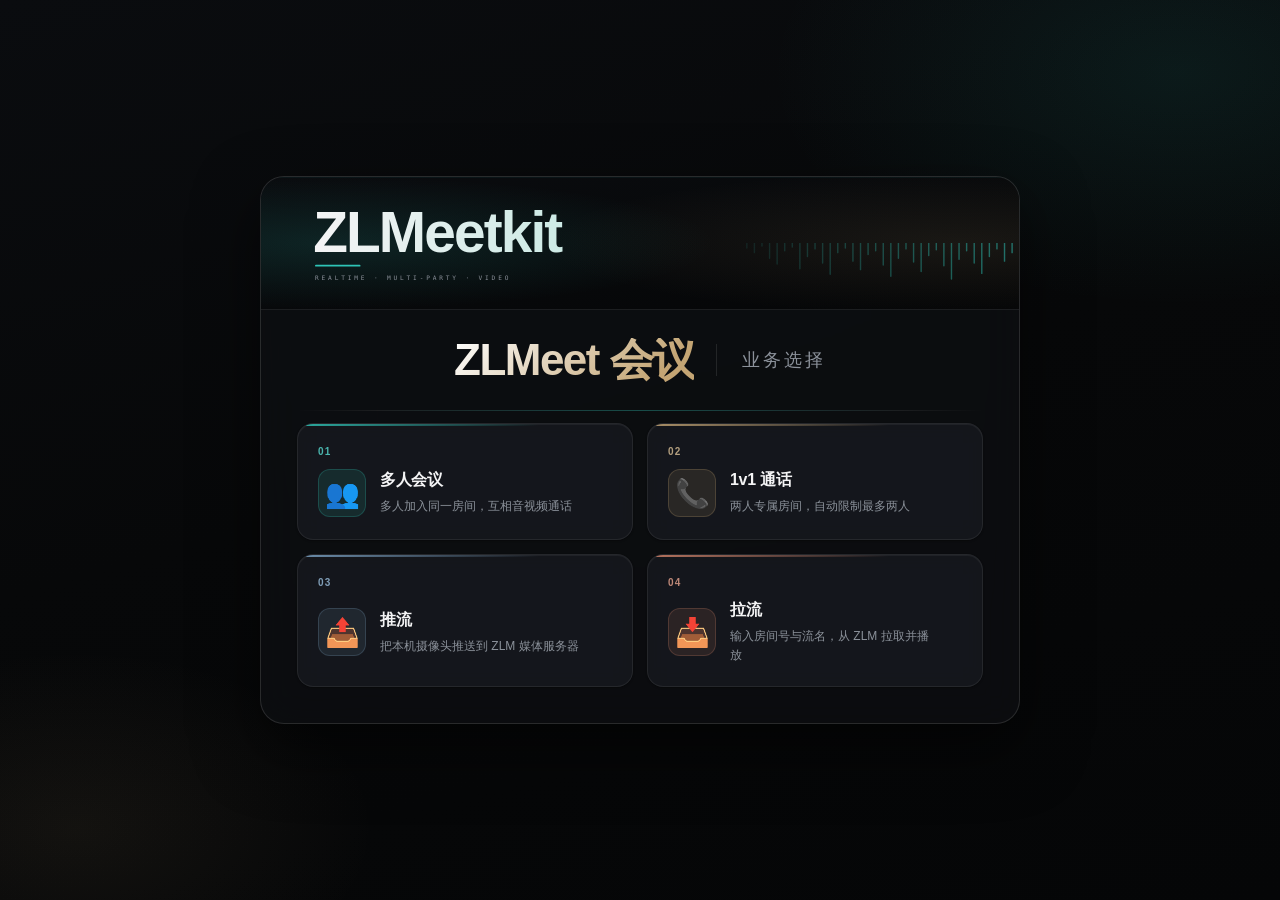
<file: frontend/index.html>
<!DOCTYPE html>
<html lang="zh-CN">
<head>
  <meta charset="UTF-8" />
  <meta name="viewport" content="width=device-width, initial-scale=1.0, viewport-fit=cover, interactive-widget=resizes-content" />
  <title>ZLMeet 会议 · 业务选择</title>
  <script src="js/device-init.js"></script>
  <link rel="stylesheet" href="css/style.css" />
</head>
<body class="home-page">
  <main class="home-wrap">
    <div class="home-shell">
      <div class="home-top">
        <img src="assets/banner.svg" alt="ZLMeetkit" class="home-banner" />
      </div>
      <div class="home-body">
        <h1 class="home-title">
          <span class="home-title-brand">ZLMeet 会议</span>
          <span class="home-title-sep" aria-hidden="true"></span>
          <span class="home-title-sub">业务选择</span>
        </h1>
        <div class="shell-title-divider" aria-hidden="true"></div>

      <section class="home-grid">
        <button class="home-card" data-biz="meeting">
          <span class="card-tag">01</span>
          <div class="card-icon" aria-hidden="true">👥</div>
          <div class="card-body">
            <div class="card-title">多人会议</div>
            <div class="card-desc">多人加入同一房间，互相音视频通话</div>
          </div>
          <span class="card-arrow" aria-hidden="true">→</span>
        </button>
        <button class="home-card" data-biz="call">
          <span class="card-tag">02</span>
          <div class="card-icon" aria-hidden="true">📞</div>
          <div class="card-body">
            <div class="card-title">1v1 通话</div>
            <div class="card-desc">两人专属房间，自动限制最多两人</div>
          </div>
          <span class="card-arrow" aria-hidden="true">→</span>
        </button>
        <button class="home-card" data-biz="push">
          <span class="card-tag">03</span>
          <div class="card-icon" aria-hidden="true">📤</div>
          <div class="card-body">
            <div class="card-title">推流</div>
            <div class="card-desc">把本机摄像头推送到 ZLM 媒体服务器</div>
          </div>
          <span class="card-arrow" aria-hidden="true">→</span>
        </button>
        <button class="home-card" data-biz="play">
          <span class="card-tag">04</span>
          <div class="card-icon" aria-hidden="true">📥</div>
          <div class="card-body">
            <div class="card-title">拉流</div>
            <div class="card-desc">输入房间号与流名，从 ZLM 拉取并播放</div>
          </div>
          <span class="card-arrow" aria-hidden="true">→</span>
        </button>
      </section>
      </div>
    </div>

    <dialog id="formDialog" class="home-dialog">
      <form id="bizForm" autocomplete="off">
        <h2 id="formTitle">加入</h2>
        <div class="form-row form-row-primary" data-field="room">
          <label>
            <span id="roomLabel">房间号</span>
            <input id="room" type="text" maxlength="64" placeholder="比如 1001" />
          </label>
        </div>
        <div class="form-row form-row-primary" data-field="nickname">
          <label>
            <span id="nicknameLabel">成员名称</span>
            <input id="nickname" type="text" maxlength="32" placeholder="比如 Alice" />
          </label>
        </div>
        <div class="form-row form-row-primary" data-field="stream">
          <label>
            <span id="streamLabel">流名称</span>
            <input id="streamId" type="text" maxlength="128" placeholder="比如 demo_001" />
          </label>
        </div>
        <div class="form-row form-row-primary" data-field="token">
          <label>
            <span>令牌</span>
            <input id="accessToken" type="text" maxlength="128" placeholder="请输入业务令牌" autocomplete="off" />
          </label>
        </div>
        <div class="form-row form-row-media" data-field="media">
          <div class="media-bar">
            <div class="media-checks">
              <label class="check-label">
                <input id="enableMic" type="checkbox" checked />
                <span>启用麦克风</span>
              </label>
              <label class="check-label">
                <input id="enableCam" type="checkbox" checked />
                <span>启用摄像头</span>
              </label>
            </div>
            <label class="quality-inline">
              <span>分辨率：</span>
              <select id="videoQuality">
                <option value="smooth">流畅</option>
                <option value="standard">标清</option>
                <option value="hd" selected>高清</option>
              </select>
            </label>
          </div>
        </div>
        <div class="form-actions">
          <button type="button" id="formCancel" class="ghost">取消</button>
          <button type="submit" class="primary">进入</button>
        </div>
      </form>
    </dialog>
  </main>

  <script type="module">
    import { showAppAlert, showTokenErrorAlert, isTokenError } from './js/ui-alert.js';
    import { getStoredQuality, setStoredQuality } from './js/quality.js';

    const dialog = document.getElementById('formDialog');
    const form = document.getElementById('bizForm');
    const title = document.getElementById('formTitle');
    const roomLabel = document.getElementById('roomLabel');
    const nicknameLabel = document.getElementById('nicknameLabel');
    const streamLabel = document.getElementById('streamLabel');
    const fields = {
      room: form.querySelector('[data-field="room"]'),
      nickname: form.querySelector('[data-field="nickname"]'),
      stream: form.querySelector('[data-field="stream"]'),
      token: form.querySelector('[data-field="token"]'),
      media: form.querySelector('[data-field="media"]'),
    };
    const inputs = {
      token: document.getElementById('accessToken'),
      nickname: document.getElementById('nickname'),
      room: document.getElementById('room'),
      stream: document.getElementById('streamId'),
      mic: document.getElementById('enableMic'),
      cam: document.getElementById('enableCam'),
      quality: document.getElementById('videoQuality'),
    };

    const SAVED_TOKEN = sessionStorage.getItem('zlm.token') || '';
    if (SAVED_TOKEN) inputs.token.value = SAVED_TOKEN;
    const SAVED_NAME = sessionStorage.getItem('zlm.nickname') || '';
    if (SAVED_NAME) inputs.nickname.value = SAVED_NAME;
    const SAVED_ROOM = sessionStorage.getItem('zlm.room') || '';
    if (SAVED_ROOM) inputs.room.value = SAVED_ROOM;
    inputs.mic.checked = sessionStorage.getItem('zlm.micOn') !== 'false';
    inputs.cam.checked = sessionStorage.getItem('zlm.camOn') !== 'false';
    inputs.quality.value = getStoredQuality();

    function syncQualitySelectState() {
      inputs.quality.disabled = !inputs.cam.checked;
    }
    inputs.cam.addEventListener('change', syncQualitySelectState);
    syncQualitySelectState();

    let currentBiz = null;

    function showFields(map) {
      for (const key of Object.keys(fields)) {
        fields[key].style.display = map[key] ? '' : 'none';
      }
      inputs.nickname.required = !!map.nickname;
      inputs.room.required = !!map.room;
      inputs.stream.required = !!map.stream;
    }

    function openBiz(biz) {
      currentBiz = biz;
      switch (biz) {
        case 'meeting':
          title.textContent = '加入多人会议';
          roomLabel.textContent = '房间号';
          nicknameLabel.textContent = '成员名称';
          streamLabel.textContent = '流名称';
          showFields({ room: true, nickname: true, stream: false, token: true, media: true });
          inputs.nickname.placeholder = '比如 Alice';
          inputs.room.placeholder = '比如 1001';
          break;
        case 'call':
          title.textContent = '加入 1v1 通话';
          roomLabel.textContent = '房间号';
          nicknameLabel.textContent = '成员名称';
          streamLabel.textContent = '流名称';
          showFields({ room: true, nickname: true, stream: false, token: true, media: true });
          inputs.nickname.placeholder = '比如 Alice';
          inputs.room.placeholder = '比如 alice-bob';
          break;
        case 'push':
          title.textContent = '推流';
          roomLabel.textContent = '房间号';
          streamLabel.textContent = '流名称';
          showFields({ room: true, nickname: false, stream: true, token: true, media: true });
          inputs.room.placeholder = '比如 live';
          inputs.stream.placeholder = '比如 demo_001';
          if (!inputs.stream.value) inputs.stream.value = 'pub_' + Date.now();
          break;
        case 'play':
          title.textContent = '拉流';
          roomLabel.textContent = '房间号';
          nicknameLabel.textContent = '成员名称';
          streamLabel.textContent = '流名称';
          showFields({ room: true, nickname: true, stream: true, token: true, media: false });
          inputs.nickname.placeholder = '比如 观众甲';
          inputs.room.placeholder = '比如 live';
          inputs.stream.placeholder = '比如 demo_001';
          break;
        default:
          nicknameLabel.textContent = '成员名称';
          inputs.nickname.placeholder = '比如 Alice';
          break;
      }
      syncQualitySelectState();
      if (typeof dialog.showModal === 'function') {
        dialog.showModal();
      } else {
        dialog.setAttribute('open', '');
      }
    }

    document.querySelectorAll('.home-card').forEach((btn) => {
      btn.addEventListener('click', () => openBiz(btn.dataset.biz));
    });
    document.getElementById('formCancel').addEventListener('click', () => {
      dialog.close();
    });

    form.addEventListener('submit', async (e) => {
      e.preventDefault();
      const nickname = inputs.nickname.value.trim();
      const room = inputs.room.value.trim();
      const stream = inputs.stream.value.trim();
      const token = inputs.token.value.trim();

      if (currentBiz === 'meeting' || currentBiz === 'call') {
        if (!nickname || !room) return;
      } else if (currentBiz === 'play') {
        if (!nickname || !room) return;
        if (!isSafeStream(stream)) {
          await showAppAlert('流名只能包含字母、数字、下划线、连字符或点', { title: '格式错误' });
          return;
        }
      } else if (currentBiz === 'push') {
        if (!room) return;
        if (!isSafeStream(stream)) {
          await showAppAlert('流名只能包含字母、数字、下划线、连字符或点', { title: '格式错误' });
          return;
        }
      }

      const submitBtn = form.querySelector('button[type="submit"]');
      submitBtn.disabled = true;
      try {
        const resp = await fetch('/api/entry-check', {
          method: 'POST',
          headers: { 'Content-Type': 'application/json' },
          body: JSON.stringify({
            biz: currentBiz,
            room,
            nickname: nickname || undefined,
            streamId: stream || undefined,
            token: token || undefined,
          }),
        });
        const data = await resp.json().catch(() => ({}));
        if (!resp.ok || !data.ok) {
          if (isTokenError(data.message)) {
            await showTokenErrorAlert();
          } else {
            await showAppAlert(data.message || '无法进入，请稍后重试', { title: '无法进入' });
          }
          return;
        }
      } catch (_) {
        await showAppAlert('无法连接信令服务，请确认服务已启动', { title: '连接失败' });
        return;
      } finally {
        submitBtn.disabled = false;
      }

      sessionStorage.setItem('zlm.token', token);

      if (currentBiz === 'meeting' || currentBiz === 'call' || currentBiz === 'push') {
        sessionStorage.setItem('zlm.micOn', inputs.mic.checked ? 'true' : 'false');
        sessionStorage.setItem('zlm.camOn', inputs.cam.checked ? 'true' : 'false');
        setStoredQuality(inputs.quality.value);
      }

      if (currentBiz === 'meeting' || currentBiz === 'call') {
        sessionStorage.setItem('zlm.nickname', nickname);
        sessionStorage.setItem('zlm.room', room);
        location.href = currentBiz === 'meeting' ? 'meeting.html' : 'call.html';
      } else if (currentBiz === 'push' || currentBiz === 'play') {
        sessionStorage.setItem('zlm.room', room);
        sessionStorage.setItem('zlm.streamId', stream);
        if (currentBiz === 'play') {
          sessionStorage.setItem('zlm.nickname', nickname);
        }
        location.href = currentBiz === 'push' ? 'push.html' : 'play.html';
      }
    });

    function isSafeStream(s) {
      return /^[A-Za-z0-9_.\-]{1,128}$/.test(s);
    }

    const params = new URLSearchParams(location.search);
    const biz = params.get('biz');
    if (biz && ['meeting', 'call', 'push', 'play'].includes(biz)) {
      openBiz(biz);
    }
  </script>
</body>
</html>
</file>
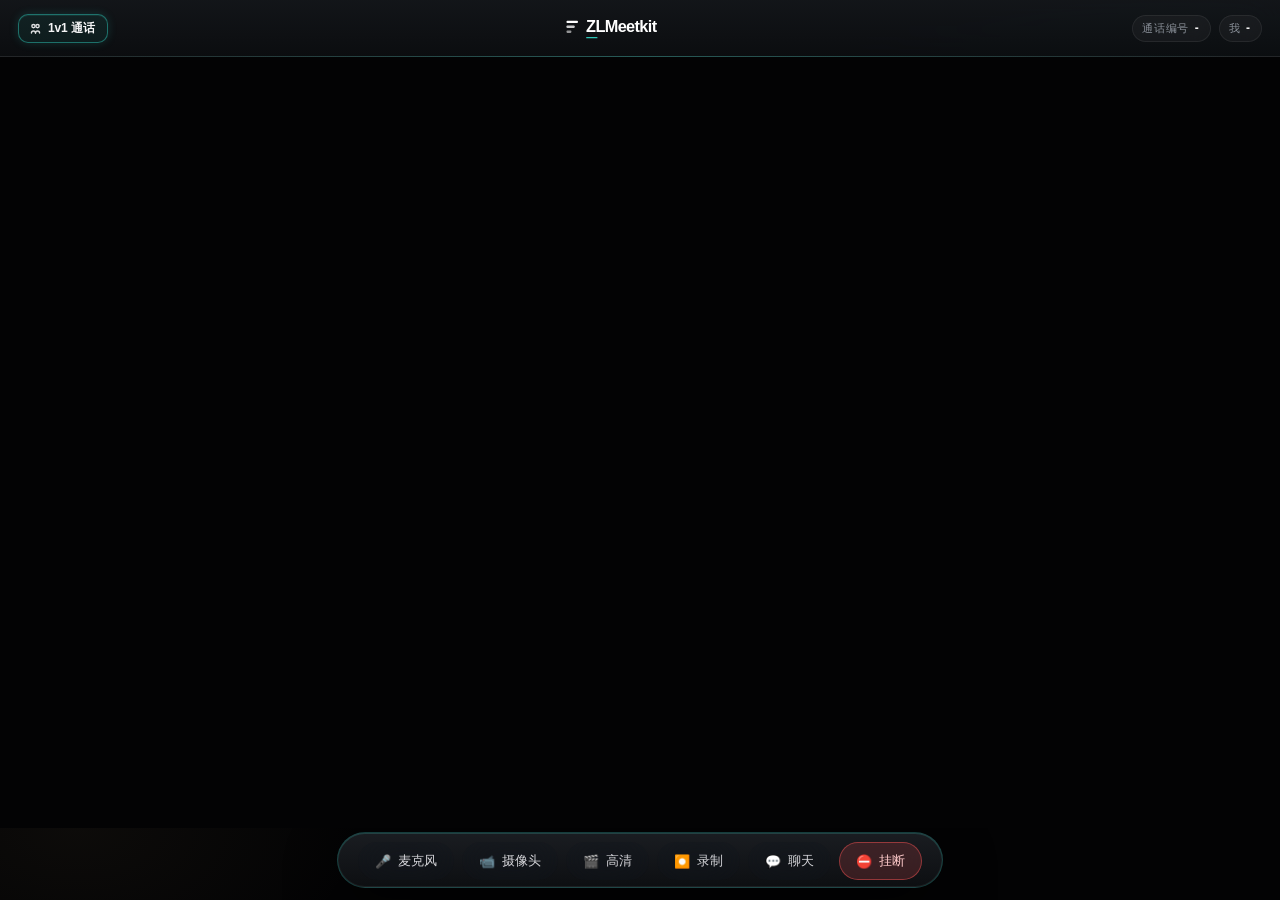
<file: frontend/call.html>
<!DOCTYPE html>
<html lang="zh-CN">
<head>
  <meta charset="UTF-8" />
  <meta name="viewport" content="width=device-width, initial-scale=1.0, viewport-fit=cover, interactive-widget=resizes-content" />
  <script src="js/device-init.js"></script>
  <title>1v1 通话</title>
  <link rel="stylesheet" href="css/style.css" />
</head>
<body class="meeting-page" data-mode="call">
  <header class="topbar">
    <div class="topbar-left">
      <span class="brand-link">
        <span class="biz-tag"><svg class="biz-icon" viewBox="0 0 16 16" fill="none" stroke="currentColor" stroke-width="1.7" stroke-linecap="round"><circle cx="5.5" cy="5" r="2"/><circle cx="10.5" cy="5" r="2"/><path d="M3 13.5c0-1.38 1.12-2.5 2.5-2.5S8 12.12 8 13.5"/><path d="M8 13.5c0-1.38 1.12-2.5 2.5-2.5S13 12.12 13 13.5"/></svg>1v1 通话</span>
      </span>
    </div>
    <span class="topbar-center brand-link">
      <img src="assets/banner-mini.svg" alt="ZLMeetkit" class="topbar-banner" />
    </span>
    <div class="topbar-chips">
      <span class="info-chip"><span class="chip-key">通话编号</span><span class="chip-val" id="roomName">-</span></span>
      <span class="info-chip"><span class="chip-key">我</span><span class="chip-val" id="myName">-</span></span>
    </div>
  </header>

  <main class="stage">
    <section id="videoGrid" class="video-grid">
      <!-- Tiles appended dynamically -->
    </section>

    <aside id="chatPanel" class="chat-panel hidden">
      <div class="chat-header">
        <span>聊天</span>
        <button id="chatClose" class="icon-btn" title="关闭">×</button>
      </div>
      <div id="chatLog" class="chat-log"></div>
      <form id="chatForm" class="chat-form">
        <input id="chatInput" type="text" placeholder="说点什么…" maxlength="500" autocomplete="off" />
        <button type="submit" class="primary">发送</button>
      </form>
    </aside>
  </main>

  <footer class="toolbar">
    <button id="btnMic" class="toolbar-btn" title="麦克风">🎤<span class="label">麦克风</span></button>
    <button id="btnCam" class="toolbar-btn" title="摄像头">📹<span class="label">摄像头</span></button>
    <button id="btnQuality" class="toolbar-btn" title="画质">🎬<span class="label">高清</span></button>
    <button id="btnRecord" class="toolbar-btn" title="录制">⏺️<span class="label">录制</span></button>
    <button id="btnChat" class="toolbar-btn" title="聊天">💬<span class="label">聊天</span></button>
    <button id="btnLeave" class="toolbar-btn danger" title="挂断">⛔<span class="label">挂断</span></button>
  </footer>

  <div id="statusBar" class="status-bar hidden"></div>

  <!-- Recording preview overlay -->
  <div id="previewOverlay" class="preview-overlay hidden">
    <div class="preview-box">
      <div class="preview-header">
        <span id="previewTitle">录制预览</span>
        <button id="previewClose" class="preview-close" title="关闭预览">&times;</button>
      </div>
      <video id="previewVideo" class="preview-video" controls playsinline></video>
      <div class="preview-actions">
        <button id="previewDownload" class="toolbar-btn" title="下载到本地">⬇️<span class="label">下载</span></button>
        <button id="previewCloseBtn" class="toolbar-btn danger" title="关闭">✕<span class="label">关闭</span></button>
      </div>
    </div>
  </div>

  <!-- Quality settings -->
  <dialog id="qualityDialog" class="quality-dialog">
    <h2>画质设置</h2>
    <div class="quality-options">
      <button type="button" class="quality-option" data-quality="smooth">流畅<span class="quality-desc">426×240</span></button>
      <button type="button" class="quality-option" data-quality="standard">标清<span class="quality-desc">640×480</span></button>
      <button type="button" class="quality-option" data-quality="hd">高清<span class="quality-desc">1280×720</span></button>
    </div>
    <button type="button" id="qualityClose" class="ghost">关闭</button>
  </dialog>
  <dialog id="qualityFailDialog" class="quality-dialog quality-fail">
    <h2>设置失败</h2>
    <p id="qualityFailMsg">请先打开摄像头后再切换画质</p>
    <button type="button" id="qualityFailOk" class="primary">确定</button>
  </dialog>

  <script type="module" src="js/app.js"></script>
</body>
</html>
</file>
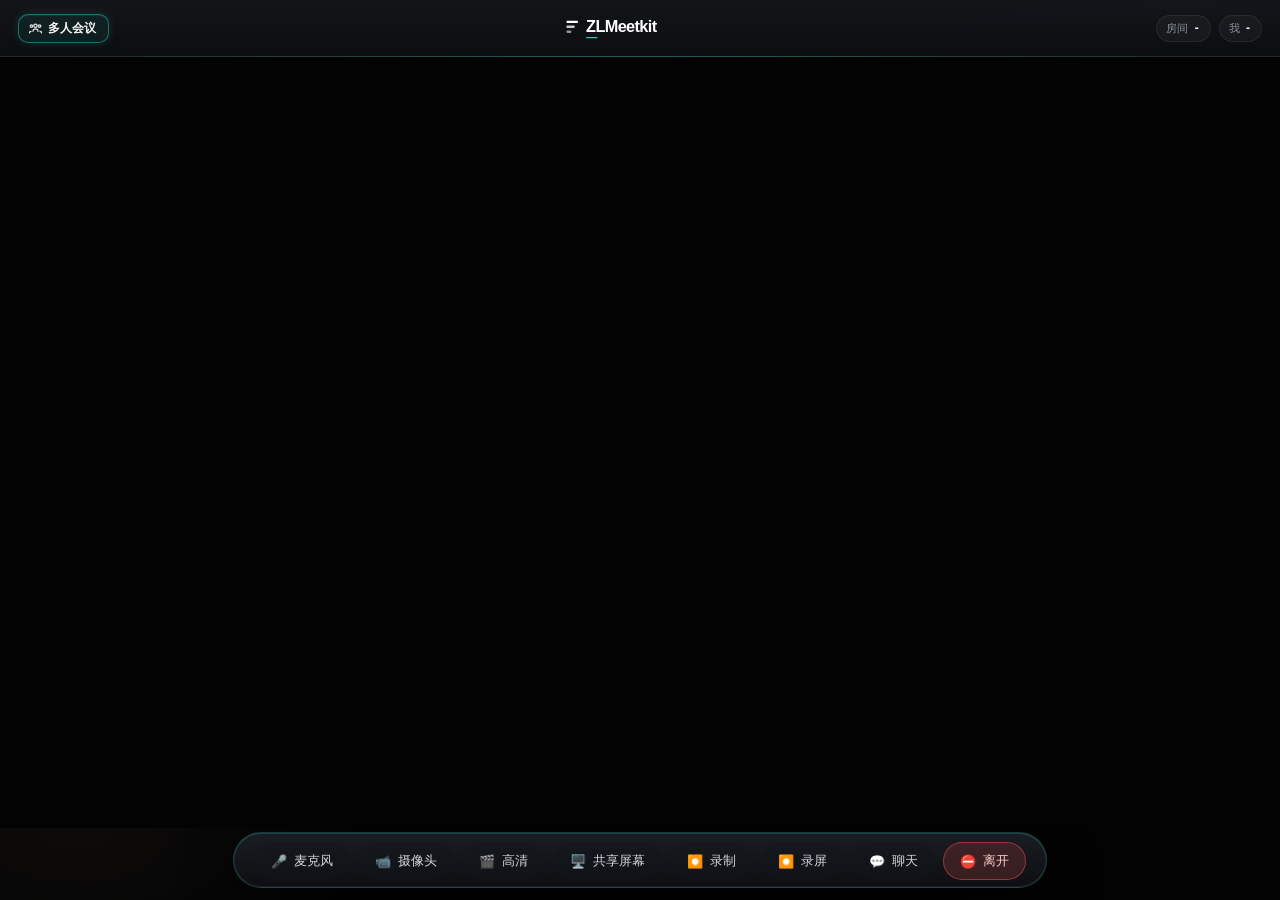
<file: frontend/meeting.html>
<!DOCTYPE html>
<html lang="zh-CN">
<head>
  <meta charset="UTF-8" />
  <meta name="viewport" content="width=device-width, initial-scale=1.0, viewport-fit=cover, interactive-widget=resizes-content" />
  <title>会议中</title>
  <script src="js/device-init.js"></script>
  <link rel="stylesheet" href="css/style.css" />
</head>
<body class="meeting-page" data-mode="meeting">
  <header class="topbar">
    <div class="topbar-left">
      <span class="brand-link">
        <span class="biz-tag"><svg class="biz-icon" viewBox="0 0 16 16" fill="none" stroke="currentColor" stroke-width="1.6" stroke-linecap="round"><circle cx="8" cy="4.5" r="2"/><circle cx="3" cy="5" r="1.5"/><circle cx="13" cy="5" r="1.5"/><path d="M5 11.5c0-1.66 1.34-3 3-3s3 1.34 3 3"/><path d="M0.5 13.5c0-1.1.9-2 2-2"/><path d="M15.5 13.5c0-1.1-.9-2-2-2"/></svg>多人会议</span>
      </span>
    </div>
    <span class="topbar-center brand-link">
      <img src="assets/banner-mini.svg" alt="ZLMeetkit" class="topbar-banner" />
    </span>
    <div class="topbar-chips">
      <span class="info-chip"><span class="chip-key">房间</span><span class="chip-val" id="roomName">-</span></span>
      <span class="info-chip"><span class="chip-key">我</span><span class="chip-val" id="myName">-</span></span>
    </div>
  </header>

  <main class="stage">
    <section id="videoGrid" class="video-grid">
      <!-- Tiles appended dynamically -->
    </section>

    <aside id="chatPanel" class="chat-panel hidden">
      <div class="chat-header">
        <span>聊天</span>
        <button id="chatClose" class="icon-btn" title="关闭">×</button>
      </div>
      <div id="chatLog" class="chat-log"></div>
      <form id="chatForm" class="chat-form">
        <input id="chatInput" type="text" placeholder="说点什么…" maxlength="500" autocomplete="off" />
        <button type="submit" class="primary">发送</button>
      </form>
    </aside>
  </main>

  <footer class="toolbar">
    <button id="btnMic" class="toolbar-btn" title="麦克风">🎤<span class="label">麦克风</span></button>
    <button id="btnCam" class="toolbar-btn" title="摄像头">📹<span class="label">摄像头</span></button>
    <button id="btnQuality" class="toolbar-btn" title="画质">🎬<span class="label">高清</span></button>
    <button id="btnScreen" class="toolbar-btn" title="共享屏幕">🖥️<span class="label">共享屏幕</span></button>
    <button id="btnRecord" class="toolbar-btn" title="录制摄像头">⏺️<span class="label">录制</span></button>
    <button id="btnRecordScreen" class="toolbar-btn" title="录制屏幕">⏺️<span class="label">录屏</span></button>
    <button id="btnChat" class="toolbar-btn" title="聊天">💬<span class="label">聊天</span></button>
    <button id="btnLeave" class="toolbar-btn danger" title="离开">⛔<span class="label">离开</span></button>
  </footer>

  <div id="statusBar" class="status-bar hidden"></div>

  <!-- Recording preview overlay -->
  <div id="previewOverlay" class="preview-overlay hidden">
    <div class="preview-box">
      <div class="preview-header">
        <span id="previewTitle">录制预览</span>
        <button id="previewClose" class="preview-close" title="关闭预览">&times;</button>
      </div>
      <video id="previewVideo" class="preview-video" controls playsinline></video>
      <div class="preview-actions">
        <button id="previewDownload" class="toolbar-btn" title="下载到本地">⬇️<span class="label">下载</span></button>
        <button id="previewCloseBtn" class="toolbar-btn danger" title="关闭">✕<span class="label">关闭</span></button>
      </div>
    </div>
  </div>

  <!-- Quality settings -->
  <dialog id="qualityDialog" class="quality-dialog">
    <h2>画质设置</h2>
    <div class="quality-options">
      <button type="button" class="quality-option" data-quality="smooth">流畅<span class="quality-desc">426×240</span></button>
      <button type="button" class="quality-option" data-quality="standard">标清<span class="quality-desc">640×480</span></button>
      <button type="button" class="quality-option" data-quality="hd">高清<span class="quality-desc">1280×720</span></button>
    </div>
    <button type="button" id="qualityClose" class="ghost">关闭</button>
  </dialog>
  <dialog id="qualityFailDialog" class="quality-dialog quality-fail">
    <h2>设置失败</h2>
    <p id="qualityFailMsg">请先打开摄像头后再切换画质</p>
    <button type="button" id="qualityFailOk" class="primary">确定</button>
  </dialog>

  <script type="module" src="js/app.js"></script>
</body>
</html>
</file>
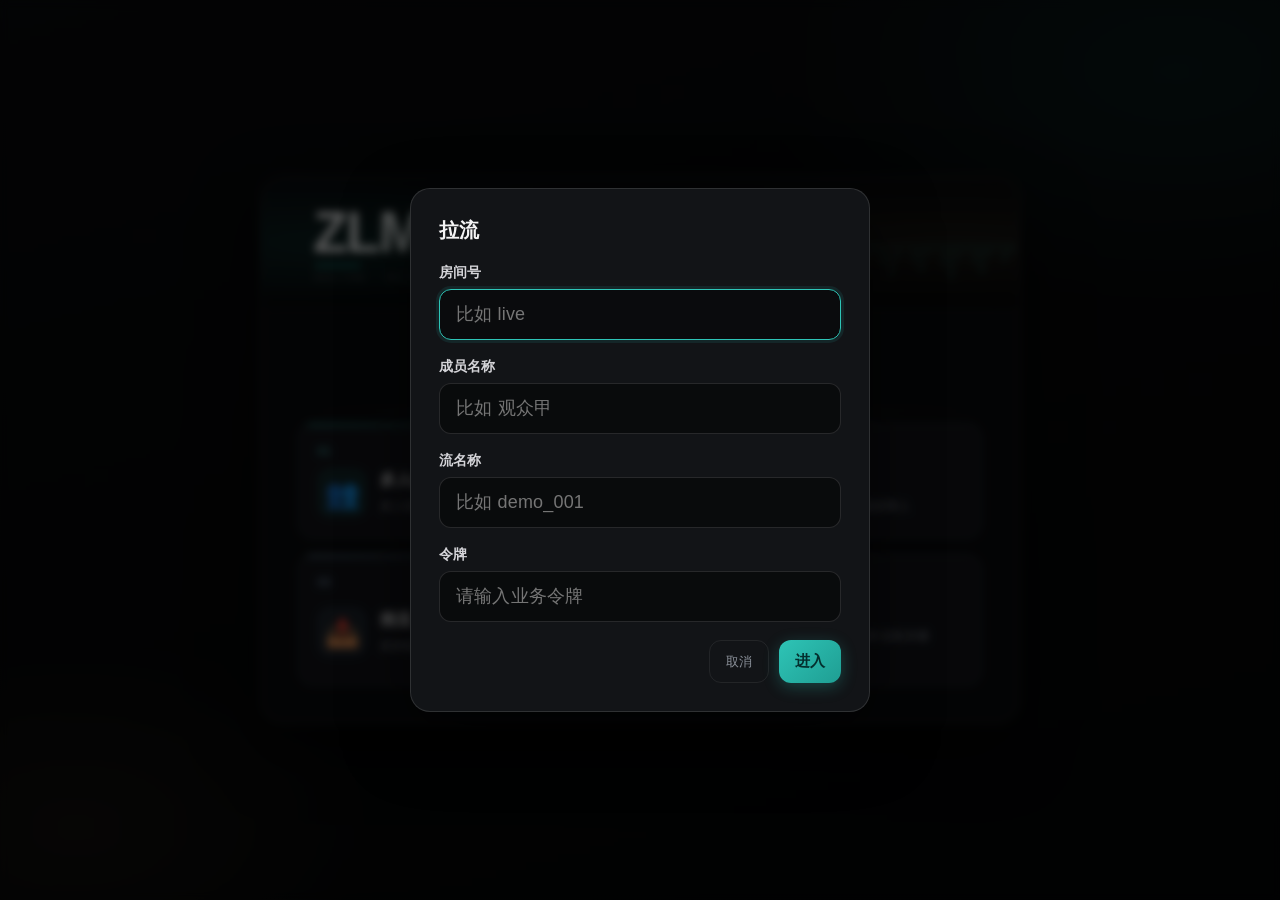
<file: frontend/play.html>
<!DOCTYPE html>
<html lang="zh-CN">
<head>
  <meta charset="UTF-8" />
  <meta name="viewport" content="width=device-width, initial-scale=1.0, viewport-fit=cover, interactive-widget=resizes-content" />
  <script src="js/device-init.js"></script>
  <title>拉流 · ZLM</title>
  <link rel="stylesheet" href="css/style.css" />
</head>
<body class="solo-page">
  <header class="topbar">
    <div class="topbar-left">
      <span class="brand-link">
        <span class="biz-tag biz-tag-play"><svg class="biz-icon" viewBox="0 0 16 16" fill="none" stroke="currentColor" stroke-width="1.7" stroke-linecap="round" stroke-linejoin="round"><circle cx="8" cy="8" r="6"/><polygon points="6.5,5.5 11,8 6.5,10.5" fill="currentColor" stroke="none"/></svg>拉流</span>
      </span>
    </div>
    <span class="topbar-center brand-link">
      <img src="assets/banner-mini.svg" alt="ZLMeetkit" class="topbar-banner" />
    </span>
    <div class="topbar-chips">
      <span class="info-chip"><span class="chip-key">流</span><span class="chip-val" id="streamLabel">-</span></span>
      <span class="info-chip"><span class="chip-key">成员</span><span class="chip-val" id="memberName">-</span></span>
      <span class="info-chip status-chip" id="streamStateChip"><span class="status-dot"></span><span class="chip-val" id="streamState">未开始</span></span>
    </div>
  </header>

  <main class="solo-stage">
    <div class="solo-video-wrap">
      <div class="solo-tile">
        <video id="remoteVideo" autoplay playsinline></video>
      </div>
    </div>

    <section class="solo-info">
      <div class="chat-header"><span>流信息</span></div>
      <div class="solo-info-body">
        <div><strong>房间：</strong><span id="appName">-</span></div>
        <div><strong>流名：</strong><span id="streamNameInfo">-</span></div>
        <div><strong>成员：</strong><span id="memberNameInfo">-</span></div>
        <div class="hint">点击「开始拉流」从 ZLM 拉取并播放。请确保对应的流当前正在推送。</div>
      </div>
    </section>

    <aside id="chatPanel" class="chat-panel hidden">
      <div class="chat-header">
        <span>聊天</span>
        <button id="chatClose" class="icon-btn" title="关闭">×</button>
      </div>
      <div id="chatLog" class="chat-log"></div>
      <form id="chatForm" class="chat-form">
        <input id="chatInput" type="text" placeholder="说点什么…" maxlength="500" autocomplete="off" />
        <button type="submit" class="primary">发送</button>
      </form>
    </aside>
  </main>

  <footer class="toolbar">
    <button id="btnStart" class="toolbar-btn active" title="开始/停止拉流">▶️<span class="label">开始拉流</span></button>
    <button id="btnChat" class="toolbar-btn" title="聊天">💬<span class="label">聊天</span></button>
    <button id="btnLeave" class="toolbar-btn danger" title="退出">⛔<span class="label">退出</span></button>
  </footer>

  <div id="statusBar" class="status-bar hidden"></div>

  <script type="module" src="js/play.js"></script>
  <script>
    (function () {
      const chip = document.getElementById('streamStateChip');
      const el   = document.getElementById('streamState');
      if (!chip || !el) return;
      const map = (txt) => {
        if (/失败|错误|断/.test(txt)) return 'error';
        if (/已建立|拉流中|成功/.test(txt)) return 'active';
        return '';
      };
      const sync = () => chip.setAttribute('data-state', map(el.textContent || ''));
      new MutationObserver(sync).observe(el, { childList: true, characterData: true, subtree: true });
      sync();
    })();
  </script>
</body>
</html>
</file>
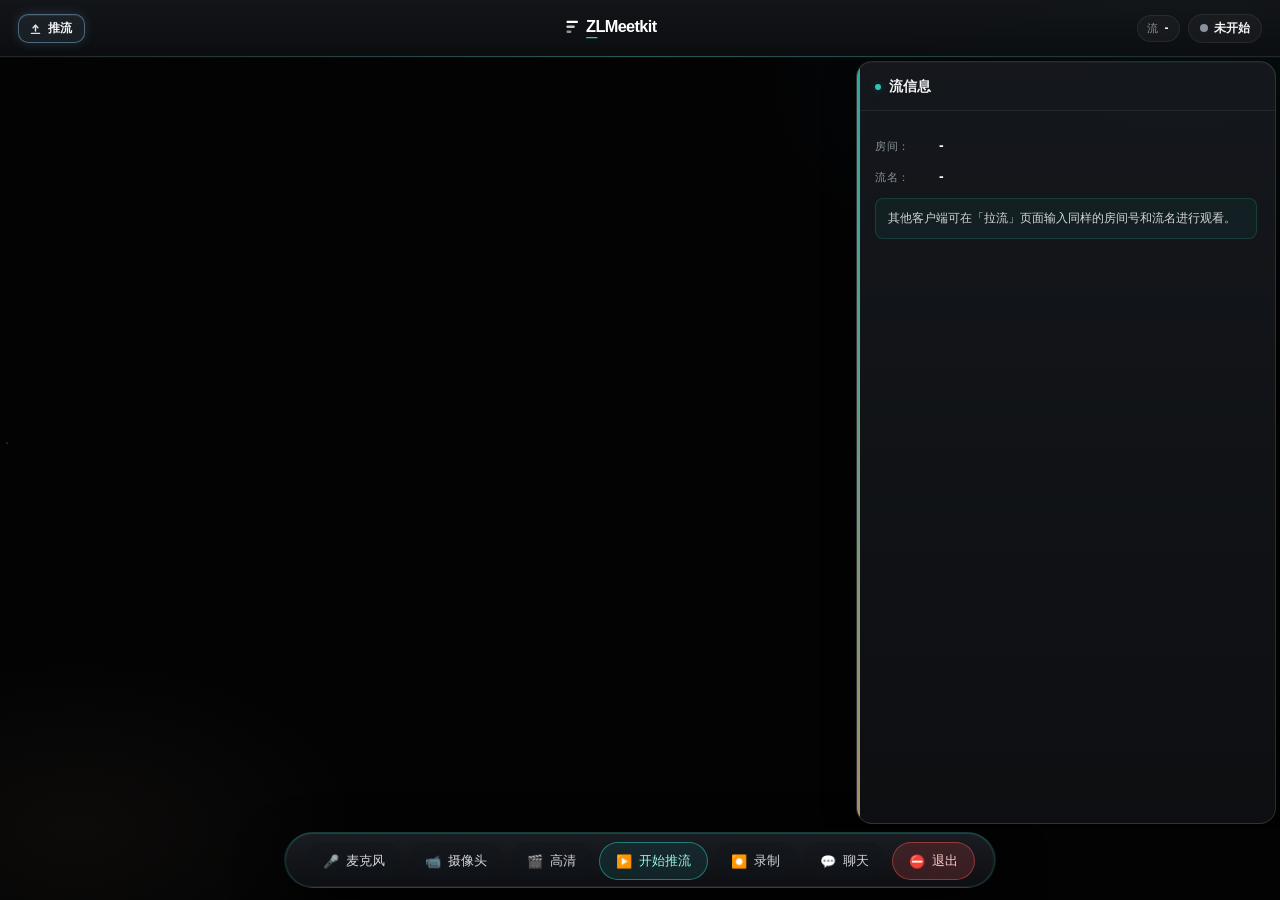
<file: frontend/push.html>
<!DOCTYPE html>
<html lang="zh-CN">
<head>
  <meta charset="UTF-8" />
  <meta name="viewport" content="width=device-width, initial-scale=1.0, viewport-fit=cover, interactive-widget=resizes-content" />
  <title>推流 · ZLM</title>
  <script src="js/device-init.js"></script>
  <link rel="stylesheet" href="css/style.css" />
</head>
<body class="solo-page">
  <header class="topbar">
    <div class="topbar-left">
      <span class="brand-link">
        <span class="biz-tag biz-tag-push"><svg class="biz-icon" viewBox="0 0 16 16" fill="none" stroke="currentColor" stroke-width="1.8" stroke-linecap="round" stroke-linejoin="round"><path d="M8 11V4"/><path d="M5 7l3-3 3 3"/><path d="M3 14h10"/></svg>推流</span>
      </span>
    </div>
    <span class="topbar-center brand-link">
      <img src="assets/banner-mini.svg" alt="ZLMeetkit" class="topbar-banner" />
    </span>
    <div class="topbar-chips">
      <span class="info-chip"><span class="chip-key">流</span><span class="chip-val" id="streamLabel">-</span></span>
      <span class="info-chip status-chip" id="streamStateChip"><span class="status-dot"></span><span class="chip-val" id="streamState">未开始</span></span>
    </div>
  </header>

  <main class="solo-stage">
    <div class="solo-video-wrap">
      <div class="solo-tile" id="soloTile">
        <video id="localVideo" autoplay playsinline muted></video>
        <div class="rec-indicator hidden" id="recIndicator"><span class="rec-dot"></span>REC</div>
      </div>
    </div>

    <section class="solo-info">
      <div class="chat-header"><span>流信息</span></div>
      <div class="solo-info-body">
        <div><strong>房间：</strong><span id="appName">-</span></div>
        <div><strong>流名：</strong><span id="streamNameInfo">-</span></div>
        <div class="hint">其他客户端可在「拉流」页面输入同样的房间号和流名进行观看。</div>
      </div>
    </section>

    <aside id="chatPanel" class="chat-panel hidden">
      <div class="chat-header">
        <span>聊天</span>
        <button id="chatClose" class="icon-btn" title="关闭">×</button>
      </div>
      <div id="chatLog" class="chat-log"></div>
      <form id="chatForm" class="chat-form">
        <input id="chatInput" type="text" placeholder="说点什么…" maxlength="500" autocomplete="off" />
        <button type="submit" class="primary">发送</button>
      </form>
    </aside>
  </main>

  <footer class="toolbar">
    <button id="btnMic" class="toolbar-btn" title="麦克风">🎤<span class="label">麦克风</span></button>
    <button id="btnCam" class="toolbar-btn" title="摄像头">📹<span class="label">摄像头</span></button>
    <button id="btnQuality" class="toolbar-btn" title="画质">🎬<span class="label">高清</span></button>
    <button id="btnStart" class="toolbar-btn active" title="开始/停止推流">▶️<span class="label">开始推流</span></button>
    <button id="btnRecord" class="toolbar-btn" title="录制">⏺️<span class="label">录制</span></button>
    <button id="btnChat" class="toolbar-btn" title="聊天">💬<span class="label">聊天</span></button>
    <button id="btnLeave" class="toolbar-btn danger" title="返回首页">⛔<span class="label">退出</span></button>
  </footer>

  <div id="statusBar" class="status-bar hidden"></div>

  <!-- Recording preview overlay -->
  <div id="previewOverlay" class="preview-overlay hidden">
    <div class="preview-box">
      <div class="preview-header">
        <span>录制预览</span>
        <button id="previewClose" class="preview-close" title="关闭预览">&times;</button>
      </div>
      <video id="previewVideo" class="preview-video" controls playsinline></video>
      <div class="preview-actions">
        <button id="previewDownload" class="toolbar-btn" title="下载到本地">⬇️<span class="label">下载</span></button>
        <button id="previewCloseBtn" class="toolbar-btn danger" title="关闭">✕<span class="label">关闭</span></button>
      </div>
    </div>
  </div>

  <!-- Quality settings -->
  <dialog id="qualityDialog" class="quality-dialog">
    <h2>画质设置</h2>
    <div class="quality-options">
      <button type="button" class="quality-option" data-quality="smooth">流畅<span class="quality-desc">426×240</span></button>
      <button type="button" class="quality-option" data-quality="standard">标清<span class="quality-desc">640×480</span></button>
      <button type="button" class="quality-option" data-quality="hd">高清<span class="quality-desc">1280×720</span></button>
    </div>
    <button type="button" id="qualityClose" class="ghost">关闭</button>
  </dialog>
  <dialog id="qualityFailDialog" class="quality-dialog quality-fail">
    <h2>设置失败</h2>
    <p id="qualityFailMsg">请先打开摄像头后再切换画质</p>
    <button type="button" id="qualityFailOk" class="primary">确定</button>
  </dialog>

  <script type="module" src="js/push.js"></script>
  <script>
    // 让状态 chip 的小圆点跟随文本变颜色
    (function () {
      const chip = document.getElementById('streamStateChip');
      const el = document.getElementById('streamState');
      if (!chip || !el) return;
      const map = (txt) => {
        if (/失败|错误|断/.test(txt)) return 'error';
        if (/已建立|推流中|成功/.test(txt)) return 'active';
        return '';
      };
      const sync = () => chip.setAttribute('data-state', map(el.textContent || ''));
      new MutationObserver(sync).observe(el, { childList: true, characterData: true, subtree: true });
      sync();
    })();
  </script>
</body>
</html>
</file>
<file: frontend/css/style.css>
:root {
  color-scheme: dark;
  --bg: #070809;
  --bg-soft: #0c0e10;
  --stage-bg: #030304;
  --panel: rgba(18, 20, 23, 0.82);
  --panel-solid: #121417;
  --panel-2: rgba(28, 31, 36, 0.9);
  --panel-hover: rgba(38, 42, 48, 0.95);
  --text: #f4f4f5;
  --text-secondary: #d4d4d8;
  --muted: #8b919a;
  --accent: #2ec4b6;
  --accent-dim: #1f9e93;
  --accent-glow: rgba(46, 196, 182, 0.28);
  --accent-soft: rgba(46, 196, 182, 0.1);
  --accent-muted: rgba(46, 196, 182, 0.55);
  --warm: #c4a574;
  --danger: #f05252;
  --danger-soft: rgba(240, 82, 82, 0.12);
  --success: #34d399;
  --border: rgba(255, 255, 255, 0.07);
  --border-strong: rgba(255, 255, 255, 0.12);
  --shadow-sm: 0 1px 2px rgba(0, 0, 0, 0.35);
  --shadow-md: 0 8px 32px rgba(0, 0, 0, 0.45);
  --shadow-lg: 0 24px 64px rgba(0, 0, 0, 0.55);
  --shadow-inset: inset 0 1px 0 rgba(255, 255, 255, 0.05);
  --surface-1: rgba(14, 16, 19, 0.72);
  --surface-2: rgba(22, 25, 30, 0.88);
  --surface-3: rgba(32, 36, 42, 0.94);
  --radius-sm: 8px;
  --radius-md: 12px;
  --radius-lg: 16px;
  --radius-xl: 20px;
  --blur: blur(20px) saturate(160%);
  --ease: cubic-bezier(0.22, 1, 0.36, 1);
}

* { box-sizing: border-box; }
html, body { height: 100%; margin: 0; }
html {
  background: var(--bg);
  -webkit-text-size-adjust: 100%;
  text-size-adjust: 100%;
}
body {
  font-family: "Inter", -apple-system, BlinkMacSystemFont, "Segoe UI", Roboto, "PingFang SC", "Microsoft YaHei", sans-serif;
  color: var(--text);
  background: var(--bg);
  -webkit-font-smoothing: antialiased;
  -moz-osx-font-smoothing: grayscale;
}
button { font-family: inherit; cursor: pointer; }
input { font-family: inherit; }

/* ============ Join page ============ */
.join-page {
  display: flex;
  align-items: center;
  justify-content: center;
  min-height: 100vh;
  background:
    radial-gradient(ellipse 80% 60% at 85% 10%, rgba(46, 196, 182, 0.07), transparent 55%),
    radial-gradient(ellipse 60% 50% at 10% 90%, rgba(196, 165, 116, 0.05), transparent 50%),
    var(--bg);
}
.join-card {
  background: var(--panel);
  backdrop-filter: var(--blur);
  -webkit-backdrop-filter: var(--blur);
  padding: 40px;
  border-radius: var(--radius-xl);
  width: min(420px, 92vw);
  box-shadow: var(--shadow-lg);
  border: 1px solid var(--border);
}
.join-card h1 { margin: 0 0 6px; font-size: 26px; font-weight: 600; letter-spacing: -0.02em; }
.join-card .subtitle { color: var(--muted); margin: 0 0 22px; font-size: 14px; }
.join-card label { display: block; margin-bottom: 14px; }
.join-card label span { display: block; margin-bottom: 6px; font-size: 13px; color: var(--muted); font-weight: 500; }
.join-card input {
  width: 100%;
  padding: 11px 14px;
  border-radius: var(--radius-md);
  border: 1px solid var(--border);
  background: rgba(0, 0, 0, 0.35);
  color: var(--text);
  font-size: 15px;
  transition: border-color 0.2s var(--ease), box-shadow 0.2s var(--ease);
}
.join-card input:focus {
  outline: none;
  border-color: var(--accent-muted);
  box-shadow: 0 0 0 3px var(--accent-soft);
}
.join-card .hint { font-size: 12px; color: var(--muted); margin-top: 12px; }

.primary {
  width: 100%;
  background: linear-gradient(135deg, var(--accent) 0%, var(--accent-dim) 100%);
  color: #042f2e;
  border: none;
  padding: 12px 16px;
  border-radius: var(--radius-md);
  font-size: 15px;
  font-weight: 600;
  margin-top: 6px;
  letter-spacing: 0.01em;
  box-shadow: 0 4px 16px var(--accent-glow);
  transition: transform 0.2s var(--ease), box-shadow 0.2s var(--ease), filter 0.2s var(--ease);
}
.primary:hover {
  filter: brightness(1.06);
  box-shadow: 0 6px 24px var(--accent-glow);
}
.primary:active { transform: scale(0.98); }

/* ============ Meeting page ============ */
.meeting-page {
  display: flex;
  flex-direction: column;
  height: 100vh;
  height: 100dvh;
  max-height: 100vh;
  max-height: 100dvh;
  overflow: hidden;
  background: var(--stage-bg);
}
.topbar {
  flex: 0 0 auto;
  flex-shrink: 0;
  padding: 12px 20px;
  display: flex;
  justify-content: space-between;
  align-items: center;
  background: var(--surface-2);
  backdrop-filter: var(--blur);
  -webkit-backdrop-filter: var(--blur);
  border-bottom: 1px solid var(--border);
  box-shadow: 0 1px 0 rgba(255, 255, 255, 0.03);
  font-size: 13px;
  color: var(--text-secondary);
}
.topbar span { font-weight: 600; color: var(--text); letter-spacing: -0.01em; }

.stage {
  flex: 1 1 auto;
  display: flex;
  min-height: 0;
  overflow: hidden;
}

.video-grid {
  flex: 1 1 auto;
  min-height: 0;
  padding: 14px;
  display: grid;
  gap: 12px;
  align-content: stretch;
  justify-content: center;
  grid-template-columns: repeat(auto-fit, minmax(min(280px, 100%), 1fr));
  grid-auto-rows: minmax(0, 1fr);
  background: var(--stage-bg);
  overflow: auto;
}

.video-tile {
  position: relative;
  background: #000;
  border-radius: var(--radius-md);
  overflow: hidden;
  min-height: 0;
  height: 100%;
  border: 1px solid var(--border);
  display: flex;
  align-items: center;
  justify-content: center;
  box-shadow: var(--shadow-sm);
}
.video-tile video {
  width: 100%;
  height: 100%;
  object-fit: cover;
  background: #000;
}
.video-tile .name-tag {
  position: absolute;
  left: 10px;
  bottom: 10px;
  background: rgba(0, 0, 0, 0.62);
  backdrop-filter: blur(8px);
  -webkit-backdrop-filter: blur(8px);
  padding: 5px 11px;
  font-size: 12px;
  font-weight: 500;
  border-radius: var(--radius-sm);
  display: flex;
  gap: 6px;
  align-items: center;
  border: 1px solid rgba(255, 255, 255, 0.06);
}
.video-tile .badges {
  position: absolute;
  right: 10px;
  top: 10px;
  display: flex;
  gap: 6px;
}
.video-tile .badge {
  background: rgba(0, 0, 0, 0.62);
  backdrop-filter: blur(8px);
  -webkit-backdrop-filter: blur(8px);
  padding: 4px 7px;
  border-radius: 6px;
  font-size: 12px;
  border: 1px solid rgba(255, 255, 255, 0.06);
}
.video-tile.no-video::before {
  content: attr(data-fallback);
  position: absolute;
  inset: 0;
  display: flex;
  align-items: center;
  justify-content: center;
  font-size: 38px;
  color: var(--muted);
  background: linear-gradient(160deg, var(--panel-solid) 0%, var(--bg-soft) 100%);
}
.video-tile.no-video video { visibility: hidden; }
.video-tile.is-self .name-tag {
  background: rgba(46, 196, 182, 0.22);
  border-color: rgba(46, 196, 182, 0.35);
  color: #ecfdf5;
}
.video-tile.is-screen { border: 1px solid var(--accent-muted); box-shadow: 0 0 0 1px var(--accent-soft); }

/* ============ Meeting grid (max 3 cols, 16:9 tiles, focus mode) ============ */
.meeting-page .video-grid.meeting-grid {
  grid-template-columns: repeat(3, minmax(0, 1fr));
  grid-auto-rows: unset;
  gap: 6px;
  padding: 8px;
  overflow: hidden;
  align-content: center;
  justify-content: center;
  justify-items: center;
  align-items: center;
}

.meeting-page .video-grid.meeting-grid .video-tile {
  aspect-ratio: 16 / 9;
  max-width: 100%;
  max-height: 100%;
  min-height: 0;
  min-width: 0;
  cursor: pointer;
  transition: box-shadow 0.2s var(--ease), border-color 0.2s var(--ease);
}

.meeting-page .video-grid.meeting-grid .video-tile:hover {
  box-shadow: 0 0 0 2px var(--accent-glow);
  border-color: var(--accent-muted);
}

.meeting-page .video-grid.meeting-grid.focus-mode {
  row-gap: 4px;
  column-gap: 3px;
  justify-items: stretch;
  align-items: start;
  align-content: start;
}

.meeting-page .video-grid.meeting-grid.focus-mode .video-tile.is-focused {
  aspect-ratio: auto;
  justify-self: end;
  align-self: start;
  border-radius: var(--radius-md);
  cursor: pointer;
}

.meeting-page .video-grid.meeting-grid.focus-mode .video-tile.is-focused:hover {
  box-shadow: inset 0 0 0 2px var(--accent-glow);
}

.meeting-page .video-grid.meeting-grid.focus-mode .video-tile.is-sidebar {
  aspect-ratio: 16 / 9;
  width: auto;
  justify-self: start;
  align-self: start;
  border-radius: var(--radius-sm);
}

.meeting-page .video-grid.meeting-grid.focus-mode .video-tile.is-sidebar video {
  object-fit: cover;
}

.meeting-page .video-grid.meeting-grid.focus-mode .video-tile.is-sidebar .name-tag {
  font-size: 11px;
  padding: 2px 6px;
}

.meeting-page .video-grid.meeting-grid.focus-mode .video-tile.is-sidebar .badge {
  font-size: 10px;
  padding: 2px 4px;
}

.chat-panel {
  flex: 0 0 320px;
  display: flex;
  flex-direction: column;
  background: var(--surface-2);
  backdrop-filter: var(--blur);
  -webkit-backdrop-filter: var(--blur);
  border-left: 1px solid var(--border);
  box-shadow: -8px 0 32px rgba(0, 0, 0, 0.25);
  min-height: 0;
}
.chat-panel.hidden { display: none; }
.solo-info.hidden  { display: none; }
.chat-header {
  padding: 14px 16px;
  display: flex;
  justify-content: space-between;
  align-items: center;
  border-bottom: 1px solid var(--border);
  font-weight: 600;
  font-size: 14px;
  letter-spacing: -0.01em;
}
.icon-btn {
  background: transparent;
  border: none;
  color: var(--muted);
  font-size: 20px;
  width: 32px;
  height: 32px;
  line-height: 1;
  border-radius: var(--radius-sm);
  transition: background 0.15s var(--ease), color 0.15s var(--ease);
}
.icon-btn:hover { background: var(--panel-2); color: var(--text); }
.chat-log {
  flex: 1 1 auto;
  overflow-y: auto;
  padding: 14px 16px;
  font-size: 14px;
  display: flex;
  flex-direction: column;
  gap: 12px;
}
.chat-msg { line-height: 1.5; }
.chat-msg .meta {
  font-size: 11px;
  color: var(--muted);
  margin-bottom: 3px;
  font-weight: 500;
  text-transform: uppercase;
  letter-spacing: 0.04em;
}
.chat-msg.me .meta { color: var(--accent); }
.chat-form {
  display: flex;
  gap: 8px;
  padding: 12px 14px;
  border-top: 1px solid var(--border);
}
.chat-form input {
  flex: 1 1 auto;
  padding: 10px 12px;
  border-radius: var(--radius-md);
  border: 1px solid var(--border);
  background: rgba(0, 0, 0, 0.35);
  color: var(--text);
  font-size: 16px;
  transition: border-color 0.2s var(--ease), box-shadow 0.2s var(--ease);
}
.chat-form input:focus {
  outline: none;
  border-color: var(--accent-muted);
  box-shadow: 0 0 0 3px var(--accent-soft);
}
.chat-form button { padding: 10px 16px; width: auto; margin: 0; }

.toolbar {
  flex: 0 0 auto;
  flex-shrink: 0;
  padding: 12px 16px 16px;
  display: flex;
  gap: 8px;
  justify-content: center;
  flex-wrap: wrap;
  background: linear-gradient(to top, rgba(7, 8, 9, 0.92) 40%, transparent 100%);
  border-top: none;
}
.toolbar-btn {
  position: relative;
  background: var(--panel);
  backdrop-filter: var(--blur);
  -webkit-backdrop-filter: var(--blur);
  color: var(--text-secondary);
  border: 1px solid var(--border);
  padding: 9px 16px;
  border-radius: 999px;
  display: flex;
  align-items: center;
  gap: 7px;
  font-size: 13px;
  font-weight: 500;
  box-shadow: var(--shadow-sm);
  transition: background 0.2s var(--ease), border-color 0.2s var(--ease), color 0.2s var(--ease), transform 0.15s var(--ease);
}
.toolbar-btn.has-unread::after {
  content: '';
  position: absolute;
  top: 4px;
  right: 6px;
  width: 7px;
  height: 7px;
  border-radius: 50%;
  background: var(--danger);
  border: 2px solid var(--panel-solid);
  pointer-events: none;
}
.toolbar-btn .label { font-size: 13px; }
.toolbar-btn:hover {
  background: var(--panel-hover);
  border-color: var(--border-strong);
  color: var(--text);
}
.toolbar-btn:active { transform: scale(0.97); }
.toolbar-btn.off {
  background: var(--danger-soft);
  border-color: rgba(240, 82, 82, 0.35);
  color: #fecaca;
}
.toolbar-btn.active {
  background: var(--accent-soft);
  border-color: var(--accent-muted);
  color: #99f6e4;
}
.toolbar-btn.danger {
  background: rgba(240, 82, 82, 0.18);
  border-color: rgba(240, 82, 82, 0.45);
  color: #fecaca;
}
.toolbar-btn.danger:hover {
  background: rgba(240, 82, 82, 0.28);
  border-color: rgba(240, 82, 82, 0.55);
}

.status-bar {
  position: fixed;
  top: 16px;
  left: 50%;
  transform: translateX(-50%);
  background: var(--panel);
  backdrop-filter: var(--blur);
  -webkit-backdrop-filter: var(--blur);
  color: var(--text);
  padding: 10px 18px;
  border-radius: 999px;
  font-size: 13px;
  font-weight: 500;
  z-index: 100;
  max-width: 80vw;
  border: 1px solid var(--border);
  box-shadow: var(--shadow-md);
}
.status-bar.hidden { display: none; }
.status-bar.error {
  background: rgba(240, 82, 82, 0.15);
  border-color: rgba(240, 82, 82, 0.4);
  color: #fecaca;
}

@media (max-width: 720px) {
  .toolbar-btn .label { display: none; }
  .toolbar { padding: 10px 12px 14px; gap: 6px; }
  .toolbar-btn { padding: 10px 12px; }
}

/* ============ Home (business picker) ============ */
.home-page {
  min-height: 100vh;
  min-height: 100dvh;
  display: flex;
  align-items: center;
  justify-content: center;
  padding: 32px 20px;
  overflow-x: hidden;
  background:
    radial-gradient(ellipse 55% 45% at 92% 8%, rgba(46, 196, 182, 0.09), transparent 58%),
    radial-gradient(ellipse 45% 38% at 6% 92%, rgba(196, 165, 116, 0.07), transparent 52%),
    linear-gradient(165deg, #0a0c0f 0%, var(--bg) 48%, #050607 100%);
}
.home-page::before {
  content: '';
  position: fixed;
  inset: 0;
  pointer-events: none;
  opacity: 0.35;
  background-image:
    linear-gradient(rgba(255, 255, 255, 0.025) 1px, transparent 1px),
    linear-gradient(90deg, rgba(255, 255, 255, 0.025) 1px, transparent 1px);
  background-size: 48px 48px;
  mask-image: radial-gradient(ellipse 70% 60% at 50% 45%, black 20%, transparent 100%);
}
.home-wrap {
  width: min(760px, 100%);
  position: relative;
  z-index: 1;
}
.home-shell {
  background: var(--surface-1);
  backdrop-filter: var(--blur);
  -webkit-backdrop-filter: var(--blur);
  border: 1px solid var(--border-strong);
  border-radius: calc(var(--radius-xl) + 4px);
  padding: 0;
  overflow: hidden;
  box-shadow: var(--shadow-lg), var(--shadow-inset);
}

.home-top {
  padding: 0;
  margin: 0;
  line-height: 0;
  border-bottom: 1px solid var(--border);
  overflow: hidden;
}

.home-banner {
  display: block;
  width: 100%;
  height: auto;
  object-fit: cover;
  object-position: center;
}

.shell-title-divider {
  width: 100%;
  height: 1px;
  margin: 0 0 12px;
  background: linear-gradient(
    90deg,
    transparent 0%,
    var(--border) 12%,
    rgba(46, 196, 182, 0.35) 50%,
    var(--border) 88%,
    transparent 100%
  );
}

.home-body {
  padding: 28px 36px 36px;
}

.home-title {
  display: flex;
  align-items: center;
  justify-content: center;
  flex-wrap: wrap;
  gap: clamp(14px, 2.2vw, 22px);
  margin: 0 0 28px;
  text-align: center;
}

.home-title-brand {
  font-size: clamp(38px, 4.8vw, 44px);
  font-weight: 600;
  letter-spacing: -0.035em;
  line-height: 1;
  background: linear-gradient(135deg, #ffffff 0%, var(--warm) 85%);
  -webkit-background-clip: text;
  background-clip: text;
  color: transparent;
}

.home-title-sep {
  flex-shrink: 0;
  width: 1px;
  height: clamp(26px, 3.4vw, 32px);
  background: var(--border-strong);
  opacity: 0.85;
}

.home-title-sub {
  font-size: clamp(15px, 1.8vw, 18px);
  font-weight: 400;
  letter-spacing: 0.16em;
  text-indent: 0.16em;
  line-height: 1;
  color: var(--muted);
}

.home-grid {
  display: grid;
  grid-template-columns: repeat(2, minmax(0, 1fr));
  gap: 14px;
}
.home-card {
  --card-accent: var(--accent);
  position: relative;
  background: var(--surface-2);
  backdrop-filter: blur(12px);
  -webkit-backdrop-filter: blur(12px);
  border: 1px solid var(--border);
  border-radius: var(--radius-lg);
  padding: 22px 20px;
  color: var(--text);
  display: grid;
  grid-template-columns: auto 1fr auto;
  grid-template-rows: auto 1fr;
  grid-template-areas:
    "tag tag tag"
    "icon body arrow";
  column-gap: 14px;
  row-gap: 12px;
  align-items: center;
  text-align: left;
  cursor: pointer;
  overflow: hidden;
  box-shadow: var(--shadow-sm), var(--shadow-inset);
  transition: border-color 0.25s var(--ease), box-shadow 0.25s var(--ease), transform 0.25s var(--ease), background 0.25s var(--ease);
}
.home-card::after {
  content: '';
  position: absolute;
  inset: 0 auto auto 0;
  width: 100%;
  height: 2px;
  background: linear-gradient(90deg, var(--card-accent), transparent 72%);
  opacity: 0.85;
}
.home-card[data-biz="meeting"] { --card-accent: #2ec4b6; }
.home-card[data-biz="call"] { --card-accent: #c4a574; }
.home-card[data-biz="push"] { --card-accent: #7aa2c4; }
.home-card[data-biz="play"] { --card-accent: #d4846a; }
.home-card:hover {
  transform: translateY(-2px);
  border-color: color-mix(in srgb, var(--card-accent) 42%, transparent);
  background: var(--surface-3);
  box-shadow:
    0 16px 40px rgba(0, 0, 0, 0.38),
    0 0 0 1px color-mix(in srgb, var(--card-accent) 18%, transparent),
    var(--shadow-inset);
}
.home-card:active { transform: translateY(0); }
.home-card .card-tag {
  grid-area: tag;
  font-size: 10px;
  font-weight: 600;
  letter-spacing: 0.12em;
  color: color-mix(in srgb, var(--card-accent) 70%, var(--muted));
}
.home-card .card-icon {
  grid-area: icon;
  font-size: 28px;
  width: 48px;
  height: 48px;
  display: flex;
  align-items: center;
  justify-content: center;
  border-radius: var(--radius-md);
  background: color-mix(in srgb, var(--card-accent) 12%, transparent);
  border: 1px solid color-mix(in srgb, var(--card-accent) 22%, transparent);
  filter: none;
}
.home-card .card-body { grid-area: body; min-width: 0; }
.home-card .card-title {
  font-size: 16px;
  font-weight: 600;
  margin-bottom: 6px;
  letter-spacing: -0.02em;
  color: var(--text);
}
.home-card .card-desc {
  font-size: 12px;
  color: var(--muted);
  line-height: 1.55;
}
.home-card .card-arrow {
  grid-area: arrow;
  font-size: 18px;
  color: var(--muted);
  opacity: 0;
  transform: translateX(-6px);
  transition: opacity 0.25s var(--ease), transform 0.25s var(--ease), color 0.25s var(--ease);
}
.home-card:hover .card-arrow {
  opacity: 1;
  transform: translateX(0);
  color: var(--card-accent);
}

@media (max-width: 720px) {
  html:has(body.home-page),
  body.home-page {
    height: 100dvh;
    max-height: 100dvh;
    overflow: hidden;
  }

  .home-page {
    height: 100dvh;
    max-height: 100dvh;
    min-height: 100dvh;
    padding: max(6px, env(safe-area-inset-top, 0px)) 10px max(6px, env(safe-area-inset-bottom, 0px));
    overflow: hidden;
    box-sizing: border-box;
    align-items: stretch;
  }

  .home-wrap {
    flex: 1;
    min-height: 0;
    max-height: 100%;
    display: flex;
    align-items: center;
    justify-content: center;
  }

  .home-shell {
    width: 100%;
    max-height: 100%;
    display: flex;
    flex-direction: column;
    overflow: hidden;
  }

  .home-top {
    flex-shrink: 0;
  }

  .home-banner {
    max-height: clamp(44px, 11vw, 64px);
    object-fit: cover;
    object-position: left center;
  }

  .home-body {
    flex: 1;
    min-height: 0;
    padding: 10px 12px 12px;
    display: flex;
    flex-direction: column;
    overflow: hidden;
  }

  .home-title {
    gap: 8px;
    margin-bottom: 8px;
    flex-shrink: 0;
  }

  .home-title-brand {
    font-size: clamp(20px, 5.5vw, 26px);
  }

  .home-title-sep {
    height: clamp(18px, 4vw, 22px);
  }

  .home-title-sub {
    font-size: clamp(11px, 2.8vw, 13px);
    letter-spacing: 0.1em;
    text-indent: 0.1em;
  }

  .shell-title-divider {
    margin-bottom: 8px;
    flex-shrink: 0;
  }

  /* 手机保持 2×2，避免单列四行撑出视口 */
  .home-grid {
    grid-template-columns: repeat(2, minmax(0, 1fr));
    gap: 8px;
    flex: 1;
    min-height: 0;
    align-content: stretch;
  }

  .home-card {
    padding: 10px;
    row-gap: 4px;
    column-gap: 8px;
    grid-template-areas:
      "tag tag tag"
      "icon body body";
    min-height: 0;
  }

  .home-card .card-arrow {
    display: none;
  }

  .home-card .card-tag {
    font-size: 9px;
    line-height: 1;
  }

  .home-card .card-icon {
    width: 34px;
    height: 34px;
    font-size: 18px;
  }

  .home-card .card-title {
    font-size: 13px;
    margin-bottom: 2px;
    line-height: 1.2;
  }

  .home-card .card-desc {
    font-size: 10px;
    line-height: 1.35;
    display: -webkit-box;
    -webkit-line-clamp: 2;
    -webkit-box-orient: vertical;
    overflow: hidden;
  }
}

/* 矮屏手机：进一步压缩 */
@media (max-width: 720px) and (max-height: 700px) {
  .home-banner {
    max-height: 40px;
  }

  .home-body {
    padding: 8px 10px 10px;
  }

  .home-title {
    margin-bottom: 6px;
  }

  .shell-title-divider {
    margin-bottom: 6px;
  }

  .home-grid {
    gap: 6px;
  }

  .home-card {
    padding: 8px;
  }

  .home-card .card-desc {
    -webkit-line-clamp: 1;
  }
}

@media (max-width: 720px) and (max-height: 620px) {
  .home-banner {
    max-height: 36px;
  }

  .home-title-sep {
    display: none;
  }

  .home-card .card-tag,
  .home-card .card-desc {
    display: none;
  }

  .home-card {
    grid-template-areas: "icon body body";
    grid-template-rows: 1fr;
    row-gap: 0;
    padding: 8px;
  }

  .home-card .card-title {
    margin-bottom: 0;
  }
}

/* 平板/手机：去掉 shell 底部青色描边（Safari backdrop-filter 合成伪影） */
@media (max-width: 1024px), (hover: none) and (pointer: coarse) {
  .home-page::before {
    display: none;
  }
  .home-shell {
    background: var(--panel-solid);
    backdrop-filter: none;
    -webkit-backdrop-filter: none;
    border-color: rgba(255, 255, 255, 0.08);
    box-shadow: 0 16px 48px rgba(0, 0, 0, 0.42);
  }
  .home-top {
    border-bottom-color: rgba(255, 255, 255, 0.06);
  }
}

.home-dialog {
  border: 1px solid var(--border-strong);
  background: var(--panel-solid);
  color: var(--text);
  color-scheme: dark;
  border-radius: var(--radius-xl);
  padding: 28px;
  width: min(460px, 92vw);
  box-shadow: var(--shadow-lg);
}
.home-dialog::backdrop {
  background: rgba(0, 0, 0, 0.65);
  backdrop-filter: blur(4px);
  -webkit-backdrop-filter: blur(4px);
}
.home-dialog h2 { margin: 0 0 20px; font-size: 20px; font-weight: 600; letter-spacing: -0.02em; }
.home-dialog .form-row { margin-bottom: 14px; }
.home-dialog label span { display: block; margin-bottom: 7px; font-size: 13px; color: var(--muted); font-weight: 500; }
.home-dialog .form-row-primary { margin-bottom: 18px; }
.home-dialog .form-row-primary label span {
  font-size: 14px;
  color: var(--text-secondary);
  font-weight: 600;
  letter-spacing: 0.01em;
}
.home-dialog .form-row-primary input {
  padding: 14px 16px;
  font-size: 18px;
  font-weight: 500;
  letter-spacing: 0.01em;
  border-color: var(--border-strong);
  background: rgba(0, 0, 0, 0.45);
}
.home-dialog .form-row-primary input:focus {
  border-color: var(--accent);
  box-shadow: 0 0 0 3px var(--accent-soft);
}
.home-dialog input {
  width: 100%;
  padding: 11px 14px;
  border-radius: var(--radius-md);
  border: 1px solid var(--border);
  background: rgba(0, 0, 0, 0.35);
  color: var(--text);
  font-size: 14px;
  transition: border-color 0.2s var(--ease), box-shadow 0.2s var(--ease);
}
.home-dialog input:focus {
  outline: none;
  border-color: var(--accent-muted);
  box-shadow: 0 0 0 3px var(--accent-soft);
}
.home-dialog select {
  padding: 8px 32px 8px 12px;
  border-radius: var(--radius-md);
  border: 1px solid var(--border-strong);
  background-color: rgba(0, 0, 0, 0.45);
  color: var(--text);
  font-size: 13px;
  color-scheme: dark;
  appearance: none;
  -webkit-appearance: none;
  background-image: url("data:image/svg+xml,%3Csvg xmlns='http://www.w3.org/2000/svg' width='12' height='12' viewBox='0 0 12 12'%3E%3Cpath fill='%238b919a' d='M2.5 4.5L6 8l3.5-3.5'/%3E%3C/svg%3E");
  background-repeat: no-repeat;
  background-position: right 10px center;
  transition: border-color 0.2s var(--ease), box-shadow 0.2s var(--ease);
}
.home-dialog select option,
.home-dialog select optgroup {
  background-color: var(--panel-solid);
  color: var(--text);
}
.home-dialog select:focus {
  outline: none;
  border-color: var(--accent-muted);
  box-shadow: 0 0 0 2px var(--accent-soft);
}
.home-dialog select:disabled {
  opacity: 0.45;
  cursor: not-allowed;
}
.home-dialog .form-row-media {
  margin-top: 2px;
  margin-bottom: 6px;
  padding-top: 14px;
  border-top: 1px solid var(--border);
}
.home-dialog .media-bar {
  display: flex;
  align-items: center;
  gap: 16px;
  width: 100%;
}
.home-dialog .media-checks {
  display: flex;
  flex-wrap: wrap;
  align-items: center;
  gap: 10px 14px;
  flex-shrink: 0;
}
.home-dialog .check-label {
  display: inline-flex;
  align-items: center;
  gap: 6px;
  cursor: pointer;
  font-size: 12px;
  color: var(--muted);
  user-select: none;
  white-space: nowrap;
}
.home-dialog .check-label input[type="checkbox"] {
  width: 14px;
  height: 14px;
  margin: 0;
  accent-color: var(--accent);
  cursor: pointer;
  flex-shrink: 0;
}
.home-dialog .check-label span {
  display: inline;
  margin: 0;
  color: inherit;
  font-weight: 400;
}
.home-dialog .quality-inline {
  flex: 1 1 0;
  display: flex;
  align-items: center;
  gap: 8px;
  min-width: 0;
}
.home-dialog .quality-inline span {
  display: inline;
  margin: 0;
  font-size: 12px;
  font-weight: 400;
  color: var(--muted);
  white-space: nowrap;
  flex-shrink: 0;
}
.home-dialog .quality-inline select {
  flex: 1 1 auto;
  width: 100%;
  min-width: 0;
}
.home-dialog .form-actions {
  display: flex;
  justify-content: flex-end;
  gap: 10px;
  margin-top: 16px;
}
.home-dialog .ghost {
  background: transparent;
  color: var(--muted);
  border: 1px solid var(--border);
  padding: 10px 16px;
  border-radius: var(--radius-md);
  font-weight: 500;
  transition: background 0.2s var(--ease), color 0.2s var(--ease), border-color 0.2s var(--ease);
}
.home-dialog .ghost:hover {
  background: var(--panel-2);
  color: var(--text);
  border-color: var(--border-strong);
}
.home-dialog .primary { width: auto; margin: 0; }

/* ============ Recording indicator ============ */
.video-tile .rec-indicator,
.solo-tile .rec-indicator {
  position: absolute;
  top: 10px;
  left: 10px;
  background: rgba(0, 0, 0, 0.65);
  backdrop-filter: blur(8px);
  -webkit-backdrop-filter: blur(8px);
  color: #fff;
  font-size: 11px;
  font-weight: 600;
  letter-spacing: 0.06em;
  padding: 4px 9px;
  border-radius: 6px;
  display: flex;
  align-items: center;
  gap: 6px;
  z-index: 2;
  border: 1px solid rgba(255, 255, 255, 0.08);
}
.video-tile .rec-indicator.hidden,
.solo-tile .rec-indicator.hidden { display: none; }
.rec-dot {
  width: 7px;
  height: 7px;
  border-radius: 50%;
  background: var(--danger);
  animation: rec-blink 1.2s ease-in-out infinite;
}
@keyframes rec-blink {
  0%, 100% { opacity: 1; }
  50% { opacity: 0.25; }
}

.toolbar-btn.recording {
  background: rgba(240, 82, 82, 0.2);
  border-color: rgba(240, 82, 82, 0.45);
  color: #fecaca;
}

/* ============ Call (1v1) layout ============ */
.call-layout .video-grid {
  position: relative;
  display: block;
  padding: 0;
  min-height: 0;
  overflow: hidden;
}
.call-layout .video-grid .video-tile {
  position: absolute;
  inset: 0;
  border-radius: 0;
  aspect-ratio: auto;
  border: none;
  z-index: 1;
  cursor: pointer;
  box-shadow: none;
}
.call-layout .video-grid .video-tile.is-pip {
  inset: auto 20px 88px auto;
  width: 360px;
  height: 203px;
  border-radius: var(--radius-md);
  border: 1px solid var(--border-strong);
  box-shadow: var(--shadow-lg);
  z-index: 2;
  aspect-ratio: 16 / 9;
  cursor: grab;
  touch-action: none;
  user-select: none;
  transition: box-shadow 0.2s var(--ease), border-color 0.2s var(--ease);
}
.call-layout .video-grid .video-tile.is-pip.is-pip-custom {
  inset: auto;
}
.call-layout .video-grid .video-tile.is-pip.is-pip-dragging {
  cursor: grabbing;
  transition: none;
  box-shadow: var(--shadow-lg), 0 0 0 2px var(--accent-glow);
  z-index: 3;
}
.call-layout .video-grid .video-tile.is-pip:hover,
.call-layout .video-grid .video-tile:not(.is-pip):hover {
  box-shadow: inset 0 0 0 2px var(--accent-glow);
}
.call-layout .video-grid .video-tile.is-pip:hover {
  box-shadow: var(--shadow-lg), 0 0 0 2px var(--accent-glow);
}

/* ============ Solo (push / play) ============ */
.solo-page {
  display: flex;
  flex-direction: column;
  height: 100vh;
  height: 100dvh;
  max-height: 100vh;
  max-height: 100dvh;
  overflow: hidden;
  background: var(--stage-bg);
}
.solo-page .topbar {
  padding: 8px 14px;
  font-size: 12px;
}
.solo-page .toolbar {
  flex: 0 0 auto;
  flex-shrink: 0;
  padding: 10px 12px 12px;
  gap: 6px;
  background: linear-gradient(to top, rgba(7, 8, 9, 0.92) 40%, transparent 100%);
  border-top: none;
}
.solo-stage {
  flex: 1 1 auto;
  display: flex;
  flex-direction: row;
  align-items: stretch;
  gap: 4px;
  padding: 4px 4px 4px 6px;
  background: var(--stage-bg);
  overflow: hidden;
  min-height: 0;
  position: relative;
}
.solo-page .chat-panel {
  flex: 1 1 260px;
  max-width: 420px;
  min-width: 0;
  border-radius: var(--radius-md);
  border: 1px solid var(--border);
  box-shadow: var(--shadow-sm);
}
.solo-video-wrap {
  flex: 1 1 0;
  min-width: 0;
  min-height: 0;
  display: flex;
  align-items: center;
  justify-content: flex-end;
  overflow: hidden;
}
.solo-tile {
  position: relative;
  flex: 0 0 auto;
  background: #000;
  border-radius: var(--radius-lg);
  overflow: hidden;
  border: 1px solid var(--border);
  box-shadow: var(--shadow-md);
}
.solo-tile video {
  position: absolute;
  inset: 0;
  display: block;
  width: 100%;
  height: 100%;
  object-fit: contain;
  background: #000;
}
.solo-info {
  flex: 0 0 236px;
  align-self: stretch;
  background: var(--panel);
  backdrop-filter: var(--blur);
  -webkit-backdrop-filter: var(--blur);
  border-radius: var(--radius-md);
  padding: 14px 16px;
  font-size: 13px;
  display: flex;
  flex-direction: column;
  gap: 10px;
  border: 1px solid var(--border);
  box-shadow: var(--shadow-sm);
  line-height: 1.45;
  overflow-y: auto;
}
.solo-info strong { color: var(--text); font-weight: 600; }
.solo-info .hint {
  color: var(--muted);
  font-size: 11px;
  line-height: 1.5;
  margin: 0;
}
@media (max-width: 720px) {
  .solo-stage {
    flex-direction: column;
    padding: 4px;
    gap: 4px;
  }
  .solo-video-wrap {
    flex: 1 1 auto;
    min-height: 0;
    justify-content: center;
  }
}
@media (min-width: 1200px) {
  .solo-info { flex-basis: 252px; }
}

/* ============ Recording preview (bottom-right PiP) ============ */
.preview-overlay {
  position: fixed;
  right: 16px;
  bottom: 72px;
  z-index: 200;
  pointer-events: none;
}
.preview-overlay.hidden { display: none; }
.preview-box {
  pointer-events: auto;
  background: var(--panel-solid);
  border: 1px solid var(--border-strong);
  border-radius: var(--radius-md);
  overflow: hidden;
  width: min(320px, calc(100vw - 32px));
  box-shadow: var(--shadow-lg);
}
.preview-header {
  display: flex;
  align-items: center;
  justify-content: space-between;
  padding: 10px 14px;
  font-size: 12px;
  font-weight: 600;
  letter-spacing: 0.02em;
  border-bottom: 1px solid var(--border);
}
.preview-close {
  background: none;
  border: none;
  color: var(--muted);
  font-size: 18px;
  cursor: pointer;
  padding: 0 4px;
  line-height: 1;
  border-radius: 4px;
  transition: color 0.15s var(--ease);
}
.preview-close:hover { color: var(--text); }
.preview-video {
  display: block;
  width: 100%;
  background: #000;
  max-height: 180px;
  aspect-ratio: 16 / 9;
  object-fit: contain;
}
.preview-actions {
  display: flex;
  justify-content: flex-end;
  gap: 8px;
  padding: 10px 14px;
}
.preview-actions .toolbar-btn {
  font-size: 12px;
  padding: 6px 12px;
  border-radius: var(--radius-sm);
  min-width: 0;
  height: auto;
}
@media (max-width: 720px) {
  .preview-overlay {
    right: 10px;
    bottom: 64px;
  }
  .preview-box {
    width: min(260px, calc(100vw - 20px));
  }
  .preview-video {
    max-height: 140px;
  }
}

/* ============ Quality settings dialog ============ */
.quality-dialog {
  border: 1px solid var(--border-strong);
  background: var(--panel-solid);
  color: var(--text);
  border-radius: var(--radius-xl);
  padding: 28px;
  width: min(360px, 92vw);
  box-shadow: var(--shadow-lg);
}
.quality-dialog::backdrop {
  background: rgba(0, 0, 0, 0.65);
  backdrop-filter: blur(4px);
  -webkit-backdrop-filter: blur(4px);
}
.quality-dialog h2 { margin: 0 0 16px; font-size: 18px; font-weight: 600; letter-spacing: -0.02em; }
.quality-dialog p { margin: 0 0 16px; color: var(--muted); font-size: 14px; line-height: 1.55; }
.quality-options {
  display: flex;
  flex-direction: column;
  gap: 8px;
  margin-bottom: 16px;
}
.quality-option {
  display: flex;
  align-items: center;
  justify-content: space-between;
  width: 100%;
  padding: 13px 16px;
  border-radius: var(--radius-md);
  border: 1px solid var(--border);
  background: rgba(0, 0, 0, 0.25);
  color: var(--text);
  font-size: 15px;
  cursor: pointer;
  transition: border-color 0.2s var(--ease), background 0.2s var(--ease), box-shadow 0.2s var(--ease);
}
.quality-option:hover {
  border-color: var(--accent-muted);
  background: var(--accent-soft);
}
.quality-option.selected {
  border-color: var(--accent);
  background: var(--accent-soft);
  box-shadow: 0 0 0 1px var(--accent-soft);
}
.quality-desc {
  font-size: 12px;
  color: var(--muted);
}
.quality-dialog .ghost,
.quality-dialog .primary {
  width: 100%;
  margin: 0;
}
.quality-dialog .ghost {
  background: transparent;
  color: var(--muted);
  border: 1px solid var(--border);
  padding: 10px 16px;
  border-radius: var(--radius-md);
  font-weight: 500;
  transition: background 0.2s var(--ease), color 0.2s var(--ease);
}
.quality-dialog .ghost:hover {
  background: var(--panel-2);
  color: var(--text);
}
.quality-fail .primary { margin-top: 4px; }

/* ============ App alert dialog (home / errors) ============ */
.app-alert-dialog {
  border: 1px solid var(--border-strong);
  background: var(--panel-solid);
  color: var(--text);
  border-radius: var(--radius-xl);
  padding: 0;
  width: min(400px, 92vw);
  box-shadow: var(--shadow-lg);
  overflow: hidden;
}
.app-alert-dialog::backdrop {
  background: rgba(0, 0, 0, 0.68);
  backdrop-filter: blur(6px);
  -webkit-backdrop-filter: blur(6px);
}
.app-alert-head {
  display: flex;
  align-items: center;
  gap: 12px;
  padding: 22px 24px 0;
}
.app-alert-icon {
  flex: 0 0 auto;
  width: 36px;
  height: 36px;
  border-radius: 50%;
  display: flex;
  align-items: center;
  justify-content: center;
  font-size: 18px;
  font-weight: 700;
  color: #fecaca;
  background: var(--danger-soft);
  border: 1px solid rgba(240, 82, 82, 0.35);
  box-shadow: inset 0 1px 0 rgba(255, 255, 255, 0.06);
}
.app-alert-title {
  margin: 0;
  font-size: 18px;
  font-weight: 600;
  letter-spacing: -0.02em;
}
.app-alert-message {
  margin: 14px 24px 0;
  padding: 0;
  color: var(--text-secondary);
  font-size: 14px;
  line-height: 1.6;
}
.app-alert-actions {
  display: flex;
  justify-content: flex-end;
  padding: 20px 24px 22px;
}
.app-alert-actions .primary {
  width: auto;
  min-width: 96px;
  margin: 0;
  padding: 10px 22px;
}


/* =====================================================================
   Mobile / touch optimizations
   ===================================================================== */

/* Touch-friendly hit targets */
@media (hover: none) and (pointer: coarse) {
  .toolbar-btn {
    min-width: 44px;
    min-height: 44px;
    padding: 10px 14px;
  }
  .icon-btn {
    width: 44px;
    height: 44px;
  }
  .home-card {
    min-height: 72px;
  }
  .primary,
  .home-dialog .ghost {
    min-height: 44px;
  }
}

@media (max-width: 720px) and (hover: none) and (pointer: coarse) {
  .home-card {
    min-height: 0;
  }
}

/* 1v1 PiP — scale down on phones */
@media (max-width: 480px) {
  .call-layout .video-grid .video-tile.is-pip:not(.is-pip-custom) {
    right: 10px;
    bottom: calc(68px + env(safe-area-inset-bottom, 0px));
    width: 112px;
    height: 63px;
  }
  .info-chip .chip-val { max-width: 88px; }
  .topbar-chips { gap: 4px; }
}
@media (max-width: 720px) and (min-width: 481px) {
  .call-layout .video-grid .video-tile.is-pip:not(.is-pip-custom) {
    right: 14px;
    bottom: calc(76px + env(safe-area-inset-bottom, 0px));
    width: 168px;
    height: 94px;
  }
}

/* Home dialog — stack media options on narrow screens */
@media (max-width: 480px) {
  .home-dialog {
    padding: 22px 20px;
    width: min(460px, 94vw);
  }
  .home-dialog .media-bar {
    flex-direction: column;
    align-items: stretch;
    gap: 12px;
  }
  .home-dialog .media-checks {
    justify-content: flex-start;
  }
  .home-dialog .quality-inline {
    width: 100%;
  }
}

/* Solo push/play — chat overlay handled in mobile chat bottom-sheet block at file end */

/* Narrow meeting topbar — hide less critical chip text overflow */
@media (max-width: 480px) {
  .info-chip .chip-key { display: none; }
  .info-chip .chip-val { max-width: 72px; font-size: 11px; }
  .biz-tag { font-size: 10px; padding: 3px 8px 3px 6px; }
}

/* iOS — reduce backdrop blur cost on low-end devices */
.device-ios.device-mobile .chat-panel,
.device-ios.device-mobile .solo-info,
.device-ios.device-mobile .meeting-page .toolbar::before,
.device-ios.device-mobile .solo-page .toolbar::before {
  backdrop-filter: blur(12px) saturate(140%);
  -webkit-backdrop-filter: blur(12px) saturate(140%);
}


/* =====================================================================
   Premium overrides v3 — 顶栏迷你横幅 / 玻璃 chip / 浮动胶囊工具栏
   ===================================================================== */

/* ----- 顶栏：三栏布局（左 biz tag · 中 mini banner · 右 chips） ----- */
.meeting-page .topbar,
.solo-page .topbar {
  padding: 10px 18px;
  display: grid;
  grid-template-columns: 1fr auto 1fr;
  align-items: center;
  gap: 16px;
  position: relative;
  background: linear-gradient(180deg, rgba(20, 23, 27, 0.92) 0%, rgba(13, 15, 18, 0.86) 100%);
  border-bottom: 1px solid var(--border);
}
.meeting-page .topbar::after,
.solo-page .topbar::after {
  content: '';
  position: absolute;
  left: 18px;
  right: 18px;
  bottom: -1px;
  height: 1px;
  background: linear-gradient(90deg, transparent, var(--accent-muted), transparent);
  opacity: 0.6;
  pointer-events: none;
}
.topbar-left { display: flex; align-items: center; min-width: 0; }
.topbar-center {
  display: flex;
  align-items: center;
  justify-content: center;
  text-decoration: none;
  transition: opacity 0.2s var(--ease), transform 0.2s var(--ease);
}
.topbar-center:hover { opacity: 0.92; transform: translateY(-1px); }
.topbar-banner {
  height: 36px;
  width: auto;
  display: block;
  pointer-events: none;
}
.topbar-chips {
  display: flex;
  align-items: center;
  gap: 8px;
  flex-wrap: wrap;
  justify-content: flex-end;
  min-width: 0;
}

.brand-link { display: inline-flex; align-items: center; text-decoration: none; }

/* biz-tag：业务标识徽章（矩形，区别于右上角胶囊 info-chip） */
.biz-tag {
  display: inline-flex;
  align-items: center;
  gap: 6px;
  padding: 5px 12px 5px 10px;
  font-size: 12px;
  font-weight: 700;
  letter-spacing: 0.07em;
  border-radius: 10px;
  color: #cdeae5;
  background: rgba(46, 196, 182, 0.08);
  border: 1.5px solid rgba(46, 196, 182, 0.5);
  box-shadow: 0 0 10px rgba(46, 196, 182, 0.18), inset 0 1px 0 rgba(46, 196, 182, 0.12);
  transition: box-shadow 0.2s var(--ease), border-color 0.2s var(--ease);
}
.biz-tag::before { display: none; }
.biz-icon { width: 13px; height: 13px; flex-shrink: 0; opacity: 0.9; }
.biz-tag-push {
  color: #d6e4f0;
  background: rgba(122, 162, 196, 0.10);
  border-color: rgba(122, 162, 196, 0.55);
  box-shadow: 0 0 12px rgba(122, 162, 196, 0.22), inset 0 1px 0 rgba(122, 162, 196, 0.12);
}
.biz-tag-play {
  color: #f0d4c4;
  background: rgba(212, 132, 106, 0.10);
  border-color: rgba(212, 132, 106, 0.55);
  box-shadow: 0 0 12px rgba(212, 132, 106, 0.22), inset 0 1px 0 rgba(212, 132, 106, 0.12);
}

/* info-chip：信息胶囊 */
.info-chip {
  display: inline-flex;
  align-items: center;
  gap: 6px;
  padding: 5px 11px 5px 9px;
  background: rgba(255, 255, 255, 0.035);
  border: 1px solid var(--border);
  border-radius: 999px;
  font-size: 12px;
  color: var(--text-secondary);
  max-width: 260px;
  backdrop-filter: blur(8px);
  -webkit-backdrop-filter: blur(8px);
}
.info-chip .chip-key { color: var(--muted); font-size: 11px; letter-spacing: 0.05em; text-transform: uppercase; font-weight: 500; }
.info-chip .chip-val { color: var(--text); font-weight: 600; max-width: 200px; overflow: hidden; text-overflow: ellipsis; white-space: nowrap; }
.info-chip.status-chip { padding-left: 11px; }
.status-chip .status-dot {
  width: 8px; height: 8px;
  border-radius: 50%;
  background: var(--muted);
  transition: background 0.25s var(--ease), box-shadow 0.25s var(--ease);
}
.status-chip[data-state="active"] .status-dot,
.status-chip[data-state="success"] .status-dot {
  background: var(--success);
  box-shadow: 0 0 10px rgba(52, 211, 153, 0.55);
  animation: pulse-dot 1.6s ease-in-out infinite;
}
.status-chip[data-state="error"] .status-dot {
  background: var(--danger);
  box-shadow: 0 0 10px rgba(240, 82, 82, 0.55);
}
@keyframes pulse-dot {
  0%, 100% { opacity: 1; transform: scale(1); }
  50% { opacity: 0.6; transform: scale(0.92); }
}

/* 窄屏适配：mini banner 隐藏，让出空间给 chips */
@media (max-width: 900px) {
  .meeting-page .topbar, .solo-page .topbar {
    grid-template-columns: auto 1fr;
    gap: 8px;
    padding: 8px 12px;
  }
  .topbar-center { display: none; }
  .biz-tag { font-size: 11px; padding: 4px 10px 4px 8px; }
  .biz-icon { width: 12px; height: 12px; }
  .info-chip { font-size: 11px; padding: 4px 9px 4px 8px; }
  .info-chip .chip-val { max-width: 140px; }
}

/* ----- 舞台环境光 ----- */
.meeting-page, .solo-page {
  background:
    radial-gradient(ellipse 60% 50% at 92% 8%, rgba(46, 196, 182, 0.06), transparent 55%),
    radial-gradient(ellipse 45% 38% at 6% 92%, rgba(196, 165, 116, 0.05), transparent 50%),
    var(--stage-bg);
}
.stage, .solo-stage { position: relative; background: transparent; }
/* 不使用网格背景线，避免在瓦片间隙显示灰色竖杠 */
.stage::before, .solo-stage::before { display: none; }
.video-grid, .solo-video-wrap, .solo-info, .chat-panel { position: relative; z-index: 1; }

/* ----- solo 布局：视频靠左，流信息弹性拉伸 ----- */
.solo-video-wrap { justify-content: flex-start !important; }
.solo-info {
  flex: 1 1 260px !important;
  max-width: 420px;
}
@media (max-width: 720px) {
  .solo-info { max-width: none !important; }
}

/* ----- 视频图块 ----- */
.video-tile {
  background: radial-gradient(ellipse 90% 70% at 50% 35%, #131619 0%, #050607 100%);
  /* 边框保持原色，不用 teal，避免相邻瓦片间出现绿色竖线 */
  box-shadow:
    var(--shadow-sm),
    inset 0 1px 0 rgba(46, 196, 182, 0.18),   /* 内侧顶部青绿高光线 */
    inset 0 0 0 1px rgba(255, 255, 255, 0.025),
    inset 0 -40px 80px rgba(0, 0, 0, 0.55);
  transition: border-color 0.25s var(--ease), box-shadow 0.25s var(--ease);
}
.video-tile:hover {
  border-color: rgba(46, 196, 182, 0.35);
  box-shadow:
    var(--shadow-md),
    inset 0 1px 0 rgba(46, 196, 182, 0.35),
    inset 0 0 0 1px rgba(255, 255, 255, 0.04),
    inset 0 -40px 80px rgba(0, 0, 0, 0.55);
}
.video-tile .name-tag {
  background: rgba(8, 10, 12, 0.7);
  border: 1px solid rgba(255, 255, 255, 0.08);
  box-shadow: 0 4px 14px rgba(0, 0, 0, 0.35);
  padding: 5px 11px 5px 9px;
}
.video-tile .name-tag::before {
  content: '';
  display: inline-block;
  width: 6px; height: 6px;
  border-radius: 50%;
  background: var(--success);
  box-shadow: 0 0 8px rgba(52, 211, 153, 0.5);
  margin-right: 6px;
  vertical-align: middle;
}
.video-tile.is-self .name-tag { background: rgba(46, 196, 182, 0.18); border-color: rgba(46, 196, 182, 0.4); }
.video-tile.is-self .name-tag::before { background: var(--accent); box-shadow: 0 0 8px var(--accent-glow); }
.video-tile .badge { background: rgba(8, 10, 12, 0.7); border: 1px solid rgba(255, 255, 255, 0.08); }
.video-tile.is-screen { box-shadow: 0 0 0 1px var(--accent-muted), 0 12px 36px rgba(46, 196, 182, 0.18); }

/* ----- 浮动胶囊工具栏 ----- */
.meeting-page .toolbar, .solo-page .toolbar {
  position: relative;
  background: transparent;
  padding: 14px 20px 20px;
  pointer-events: none;
  width: fit-content;     /* 收缩到按钮实际宽度 */
  margin-left: auto;
  margin-right: auto;
}
.meeting-page .toolbar > *, .solo-page .toolbar > * { pointer-events: auto; }
.meeting-page .toolbar::before, .solo-page .toolbar::before {
  content: '';
  position: absolute;
  left: 50%;
  bottom: 12px;
  transform: translateX(-50%);
  width: 100%;               /* 随工具栏 fit-content 宽度对齐，两端留 padding 即可 */
  height: calc(100% - 18px);
  border-radius: 999px;
  background: linear-gradient(180deg, rgba(28, 31, 36, 0.92) 0%, rgba(14, 16, 19, 0.92) 100%);
  border: 1px solid rgba(46, 196, 182, 0.25);       /* 青绿色胶囊边框 */
  backdrop-filter: blur(20px) saturate(170%);
  -webkit-backdrop-filter: blur(20px) saturate(170%);
  box-shadow:
    0 20px 50px rgba(0, 0, 0, 0.55),
    0 0 0 1px rgba(255, 255, 255, 0.03) inset,
    0 1px 0  rgba(46, 196, 182, 0.18) inset,        /* 顶部青绿高光线 */
    0 -1px 0 rgba(255, 255, 255, 0.04) inset;
  pointer-events: none;
  z-index: 0;
}
.meeting-page .toolbar > .toolbar-btn, .solo-page .toolbar > .toolbar-btn {
  position: relative;
  z-index: 2;
  background: transparent;
  border: 1px solid transparent;
  box-shadow: none;
}
.meeting-page .toolbar > .toolbar-btn:hover, .solo-page .toolbar > .toolbar-btn:hover {
  background: rgba(255, 255, 255, 0.06);
  border-color: rgba(255, 255, 255, 0.1);
}
.meeting-page .toolbar > .toolbar-btn.active, .solo-page .toolbar > .toolbar-btn.active {
  background: var(--accent-soft);
  border-color: var(--accent-muted);
}
.meeting-page .toolbar > .toolbar-btn.off, .solo-page .toolbar > .toolbar-btn.off {
  background: var(--danger-soft);
  border-color: rgba(240, 82, 82, 0.4);
}
.meeting-page .toolbar > .toolbar-btn.danger, .solo-page .toolbar > .toolbar-btn.danger {
  background: rgba(240, 82, 82, 0.18);
  border-color: rgba(240, 82, 82, 0.5);
  color: #fecaca;
}
.meeting-page .toolbar > .toolbar-btn.danger:hover, .solo-page .toolbar > .toolbar-btn.danger:hover {
  background: rgba(240, 82, 82, 0.28);
}
@media (max-width: 720px) {
  .meeting-page .toolbar::before, .solo-page .toolbar::before { bottom: auto; }
}

/* ----- solo-info 卡片（标题布局与聊天面板一致） ----- */
.solo-info {
  border-radius: var(--radius-lg);
  padding: 0;
  background: linear-gradient(180deg, rgba(22, 25, 30, 0.92) 0%, rgba(14, 16, 19, 0.92) 100%);
  border: 1px solid var(--border-strong);
  box-shadow: var(--shadow-md), inset 0 1px 0 rgba(255, 255, 255, 0.04);
  position: relative;
  overflow: hidden;
  display: flex;
  flex-direction: column;
}
.solo-info::before {
  content: '';
  position: absolute;
  left: 0; top: 0; bottom: 0;
  width: 3px;
  background: linear-gradient(180deg, var(--accent), var(--warm));
  opacity: 0.85;
  z-index: 1;
}
.solo-info::after { display: none; }
/* 标题与跨度 */
.solo-info .chat-header {
  padding-left: 18px;
  flex-shrink: 0;
  border-radius: var(--radius-lg) var(--radius-lg) 0 0;
}
.solo-info-body {
  padding: 14px 18px 18px;
  display: flex;
  flex-direction: column;
  gap: 10px;
  overflow-y: auto;
}
.solo-info-body > div:not(.hint) {
  display: flex;
  align-items: baseline;
  gap: 8px;
  font-size: 13px;
}
.solo-info-body > div:not(.hint) strong {
  flex: 0 0 56px;
  color: var(--muted);
  font-weight: 500;
  font-size: 11px;
  letter-spacing: 0.06em;
  text-transform: uppercase;
}
.solo-info-body > div:not(.hint) > span {
  color: var(--text);
  font-weight: 600;
  font-size: 14px;
  word-break: break-all;
}
.solo-info-body .hint {
  margin-top: 2px;
  padding: 10px 12px;
  border-radius: var(--radius-sm);
  background: rgba(46, 196, 182, 0.06);
  border: 1px solid rgba(46, 196, 182, 0.18);
  color: var(--text-secondary);
  font-size: 12px;
  line-height: 1.6;
}


/* ----- solo-tile（边框光晕，简洁风格） ----- */
.solo-tile {
  border: 1px solid rgba(46, 196, 182, 0.28);
  box-shadow:
    var(--shadow-md),
    inset 0 1px 0 rgba(46, 196, 182, 0.30),   /* 内侧顶部青绿高光线 */
    inset 0 0 0 1px rgba(255, 255, 255, 0.02),
    inset 0 -50px 100px rgba(0, 0, 0, 0.5);
  background: radial-gradient(ellipse 70% 60% at 50% 40%, #15191d 0%, #050607 100%);
  transition: border-color 0.25s var(--ease), box-shadow 0.25s var(--ease);
}

/* ----- 聊天面板 ----- */
.chat-panel {
  border-radius: var(--radius-lg) 0 0 var(--radius-lg);
  border: 1px solid var(--border-strong);
  border-right: none;
  background: linear-gradient(180deg, rgba(22, 25, 30, 0.94) 0%, rgba(14, 16, 19, 0.94) 100%);
}
.solo-page .chat-panel {
  border-radius: var(--radius-md);
  border: 1px solid var(--border-strong);
}
.chat-panel:not(.hidden) { animation: chat-slide 0.25s var(--ease); }
@keyframes chat-slide {
  from { transform: translateX(8px); opacity: 0; }
  to   { transform: translateX(0);   opacity: 1; }
}
.chat-header span::before {
  content: '';
  display: inline-block;
  width: 6px; height: 6px;
  border-radius: 50%;
  background: var(--accent);
  box-shadow: 0 0 8px var(--accent-glow);
  margin-right: 8px;
  vertical-align: middle;
}

/* ----- 录制指示器 ----- */
.video-tile .rec-indicator, .solo-tile .rec-indicator {
  background: rgba(240, 82, 82, 0.16);
  border: 1px solid rgba(240, 82, 82, 0.45);
  backdrop-filter: blur(10px);
  -webkit-backdrop-filter: blur(10px);
  color: #fecaca;
  font-weight: 600;
  letter-spacing: 0.08em;
  z-index: 2;
}
.rec-dot { animation: rec-pulse 1.4s ease-in-out infinite; box-shadow: 0 0 8px rgba(240, 82, 82, 0.6); }
@keyframes rec-pulse {
  0%, 100% { opacity: 1;    transform: scale(1);    }
  50%       { opacity: 0.45; transform: scale(0.85); }
}

.status-bar {
  background: linear-gradient(180deg, rgba(22, 25, 30, 0.94) 0%, rgba(14, 16, 19, 0.94) 100%);
  border-color: var(--border-strong);
  box-shadow: var(--shadow-lg);
}

/* Safe area — appended last to win over premium overrides */
.join-page {
  padding: calc(32px + env(safe-area-inset-top, 0px)) 20px calc(32px + env(safe-area-inset-bottom, 0px));
}
.home-page {
  padding: calc(32px + env(safe-area-inset-top, 0px)) 20px max(32px, env(safe-area-inset-bottom, 0px));
}
@media (max-width: 1024px), (hover: none) and (pointer: coarse) {
  .home-page {
    overscroll-behavior: none;
  }
}
@media (max-width: 720px) {
  .home-page {
    padding: max(6px, env(safe-area-inset-top, 0px)) 10px max(6px, env(safe-area-inset-bottom, 0px));
  }
}
.meeting-page .topbar,
.solo-page .topbar {
  padding-top: calc(10px + env(safe-area-inset-top, 0px));
  padding-left: calc(18px + env(safe-area-inset-left, 0px));
  padding-right: calc(18px + env(safe-area-inset-right, 0px));
}
html:not(.device-tablet) .meeting-page .toolbar,
html:not(.device-tablet) .solo-page .toolbar {
  padding-left: calc(20px + env(safe-area-inset-left, 0px));
  padding-right: calc(20px + env(safe-area-inset-right, 0px));
  padding-bottom: calc(20px + env(safe-area-inset-bottom, 0px));
}
.status-bar {
  top: calc(16px + env(safe-area-inset-top, 0px));
}
@media (max-width: 900px) {
  .meeting-page .topbar,
  .solo-page .topbar {
    padding-top: calc(8px + env(safe-area-inset-top, 0px));
    padding-left: calc(12px + env(safe-area-inset-left, 0px));
    padding-right: calc(12px + env(safe-area-inset-right, 0px));
  }
}
@media (max-width: 720px) {
  html:not(.device-tablet) .meeting-page .toolbar,
  html:not(.device-tablet) .solo-page .toolbar {
    padding-left: calc(12px + env(safe-area-inset-left, 0px));
    padding-right: calc(12px + env(safe-area-inset-right, 0px));
    padding-bottom: calc(14px + env(safe-area-inset-bottom, 0px));
  }
}
@media (max-width: 480px) {
  .meeting-page .topbar,
  .solo-page .topbar {
    padding-left: calc(10px + env(safe-area-inset-left, 0px));
    padding-right: calc(10px + env(safe-area-inset-right, 0px));
  }
}

/* =====================================================================
   Mobile chat bottom sheet — meeting / call only
   ===================================================================== */
@media (max-width: 720px) {
  .meeting-page .stage {
    position: relative;
  }

  .meeting-page .chat-panel:not(.hidden) {
    position: absolute;
    left: 10px;
    right: 10px;
    top: auto;
    bottom: 8px;
    width: auto;
    flex: none;
    max-width: none;
    min-width: 0;
    max-height: min(36vh, 260px);
    height: min(36vh, 260px);
    z-index: 10;
    border-radius: var(--radius-lg);
    border: 1px solid var(--border-strong);
    box-shadow: 0 -10px 36px rgba(0, 0, 0, 0.5);
    animation: chat-slide-up 0.22s var(--ease);
    border-right: 1px solid var(--border-strong);
  }

  .chat-panel .chat-header {
    padding: 10px 12px;
    font-size: 13px;
    flex-shrink: 0;
  }

  .chat-panel .chat-log {
    padding: 10px 12px;
    font-size: 13px;
    gap: 8px;
    -webkit-overflow-scrolling: touch;
  }

  .chat-panel .chat-form {
    padding: 8px 10px;
    flex-shrink: 0;
  }

  .chat-panel .chat-form .primary {
    padding: 8px 14px;
    font-size: 13px;
    width: auto;
    margin: 0;
  }
}

@media (max-width: 720px) and (max-height: 520px) {
  .meeting-page .chat-panel:not(.hidden) {
    max-height: min(30vh, 200px);
    height: min(30vh, 200px);
  }
}

/* =====================================================================
   Mobile solo dock — push / play：流信息与聊天共用同一底栏尺寸
   ===================================================================== */
@media (max-width: 720px) {
  .solo-page {
    --solo-dock-height: min(28vh, 200px);
  }

  .solo-page .solo-stage {
    position: relative;
  }

  .solo-page .solo-info:not(.hidden),
  .solo-page .chat-panel:not(.hidden) {
    position: relative !important;
    flex: 0 0 var(--solo-dock-height) !important;
    width: auto !important;
    height: var(--solo-dock-height) !important;
    max-height: var(--solo-dock-height) !important;
    min-height: 0 !important;
    max-width: none !important;
    left: auto !important;
    right: auto !important;
    top: auto !important;
    bottom: auto !important;
    margin: 0;
    z-index: 2;
    flex-direction: column !important;
    flex-wrap: nowrap !important;
    overflow: hidden;
    box-shadow: var(--shadow-md), inset 0 1px 0 rgba(255, 255, 255, 0.04);
  }

  .solo-page .chat-panel:not(.hidden) {
    animation: chat-slide-up 0.22s var(--ease);
  }

  .solo-page .solo-info .chat-header,
  .solo-page .chat-panel .chat-header {
    padding: 8px 12px;
    font-size: 13px;
    flex-shrink: 0;
  }

  .solo-page .solo-info-body {
    padding: 6px 12px 8px;
    gap: 5px;
    overflow-y: auto;
    -webkit-overflow-scrolling: touch;
    flex: 1 1 auto;
    min-height: 0;
  }

  .solo-page .solo-info-body > div:not(.hint) {
    font-size: 12px;
    gap: 6px;
  }

  .solo-page .solo-info-body > div:not(.hint) strong {
    flex: 0 0 40px;
    font-size: 10px;
  }

  .solo-page .solo-info-body > div:not(.hint) > span {
    font-size: 12px;
    font-weight: 500;
  }

  .solo-page .solo-info-body .hint {
    display: none;
  }

  .solo-page .chat-panel .chat-log {
    flex: 1 1 auto;
    min-height: 0;
    padding: 8px 12px;
    font-size: 13px;
    gap: 8px;
    -webkit-overflow-scrolling: touch;
  }

  .solo-page .chat-panel .chat-form {
    padding: 8px 10px;
    flex-shrink: 0;
  }

  .solo-page .chat-panel .chat-form .primary {
    padding: 8px 14px;
    font-size: 13px;
    width: auto;
    margin: 0;
  }
}

@media (max-width: 720px) and (max-height: 520px) {
  .solo-page {
    --solo-dock-height: min(24vh, 168px);
  }
}

@keyframes chat-slide-up {
  from { transform: translateY(10px); opacity: 0; }
  to   { transform: translateY(0); opacity: 1; }
}

/* =====================================================================
   Mobile toolbar — 底栏按钮单行、胶囊边框内居中（会议/通话/推流/拉流）
   ===================================================================== */
@media (max-width: 720px) {
  .toolbar {
    flex-wrap: nowrap !important;
    gap: 2px;
    justify-content: center;
    width: 100%;
    max-width: 100%;
    box-sizing: border-box;
    padding: 6px 4px 10px;
  }

  .meeting-page .toolbar,
  .solo-page .toolbar {
    width: calc(100% - 12px) !important;
    max-width: calc(100vw - 12px);
    margin-left: auto !important;
    margin-right: auto !important;
    margin-bottom: max(6px, calc(env(safe-area-inset-bottom, 0px) - 8px));
    flex-wrap: nowrap !important;
    gap: 2px;
    padding: 4px 4px !important;
    align-items: center;
    box-sizing: border-box;
  }

  .meeting-page .toolbar::before,
  .solo-page .toolbar::before {
    top: 0;
    bottom: 0;
    left: 0;
    right: 0;
    width: 100%;
    height: 100%;
    transform: none;
    border-radius: 999px;
  }

  .toolbar-btn,
  .meeting-page .toolbar > .toolbar-btn,
  .solo-page .toolbar > .toolbar-btn {
    flex: 1 1 0;
    min-width: 0 !important;
    min-height: 0 !important;
    padding: 0 !important;
    height: 36px;
    max-height: 36px;
    gap: 0;
    justify-content: center;
    align-items: center;
    font-size: 15px;
    line-height: 1;
    border-radius: 999px;
  }

  .toolbar-btn .label {
    display: none !important;
  }

  .toolbar-btn.has-unread::after {
    top: 2px;
    right: 3px;
    width: 6px;
    height: 6px;
  }

  .preview-actions {
    gap: 6px;
    flex-wrap: nowrap;
  }

  .preview-actions .toolbar-btn {
    flex: 1 1 0;
    min-width: 0;
    padding: 6px 10px;
    height: auto;
    max-height: none;
  }
}

@media (max-width: 720px) and (hover: none) and (pointer: coarse) {
  .meeting-page .toolbar .toolbar-btn,
  .solo-page .toolbar .toolbar-btn {
    min-width: 0 !important;
    min-height: 0 !important;
    padding: 0 !important;
    height: 36px;
    max-height: 36px;
  }

  .toolbar .toolbar-btn {
    min-width: 0;
    min-height: 38px;
    padding: 6px 2px;
  }
}

/* iOS Safari：输入框字号 < 16px 会聚焦时自动放大页面且不易恢复 */
@media (max-width: 720px) {
  input[type="text"],
  input[type="password"],
  input[type="search"],
  input[type="email"],
  input[type="tel"],
  input[type="number"],
  input:not([type]),
  textarea,
  select {
    font-size: 16px;
  }
}

/* 手机 / 平板：隐藏录屏按钮（会议页） */
.device-mobile #btnRecordScreen,
.device-tablet #btnRecordScreen {
  display: none !important;
}

/* =====================================================================
   Tablet toolbar — 胶囊边框收窄贴按钮（iPad / Android 平板，不依赖视口宽度）
   ===================================================================== */
.device-tablet .meeting-page .toolbar,
.device-tablet .solo-page .toolbar {
  width: fit-content !important;
  max-width: calc(100vw - 16px);
  margin-left: auto !important;
  margin-right: auto !important;
  margin-bottom: env(safe-area-inset-bottom, 0px);
  flex-wrap: nowrap !important;
  gap: 3px;
  /* 安全区用 margin 留出，不撑高胶囊内部 */
  padding: 3px 6px !important;
  justify-content: center;
  align-items: center;
  box-sizing: border-box;
}

.device-tablet .meeting-page .toolbar::before,
.device-tablet .solo-page .toolbar::before {
  top: 0;
  bottom: 0;
  left: 0;
  right: 0;
  width: 100%;
  height: 100%;
  transform: none;
  border-radius: 999px;
}

.device-tablet .toolbar-btn .label {
  display: none !important;
}

.device-tablet .toolbar-btn,
.device-tablet .meeting-page .toolbar > .toolbar-btn,
.device-tablet .solo-page .toolbar > .toolbar-btn {
  flex: 0 0 auto !important;
  min-width: 0 !important;
  max-width: none;
  width: 40px;
  height: 40px;
  padding: 0 !important;
  min-height: 0 !important;
  gap: 0;
  justify-content: center;
  align-items: center;
  font-size: 17px;
  line-height: 1;
}

.device-tablet .toolbar .toolbar-btn {
  min-width: 0 !important;
  min-height: 0 !important;
}

/* 平板横屏等宽视口 >1024 时的兜底 */
@media (min-width: 721px) and (max-width: 1366px) and (hover: none) and (pointer: coarse) {
  #btnRecordScreen {
    display: none !important;
  }

  .meeting-page .toolbar,
  .solo-page .toolbar {
    width: fit-content !important;
    max-width: calc(100vw - 16px);
    margin-left: auto !important;
    margin-right: auto !important;
    margin-bottom: env(safe-area-inset-bottom, 0px);
    flex-wrap: nowrap !important;
    gap: 3px;
    padding: 3px 6px !important;
    align-items: center;
  }

  .meeting-page .toolbar::before,
  .solo-page .toolbar::before {
    top: 0;
    bottom: 0;
    left: 0;
    right: 0;
    width: 100%;
    height: 100%;
    transform: none;
  }

  .toolbar-btn .label {
    display: none !important;
  }

  .toolbar-btn,
  .meeting-page .toolbar > .toolbar-btn,
  .solo-page .toolbar > .toolbar-btn {
    flex: 0 0 auto !important;
    width: 40px;
    height: 40px;
    padding: 0 !important;
    min-height: 0 !important;
  }
}
</file>
